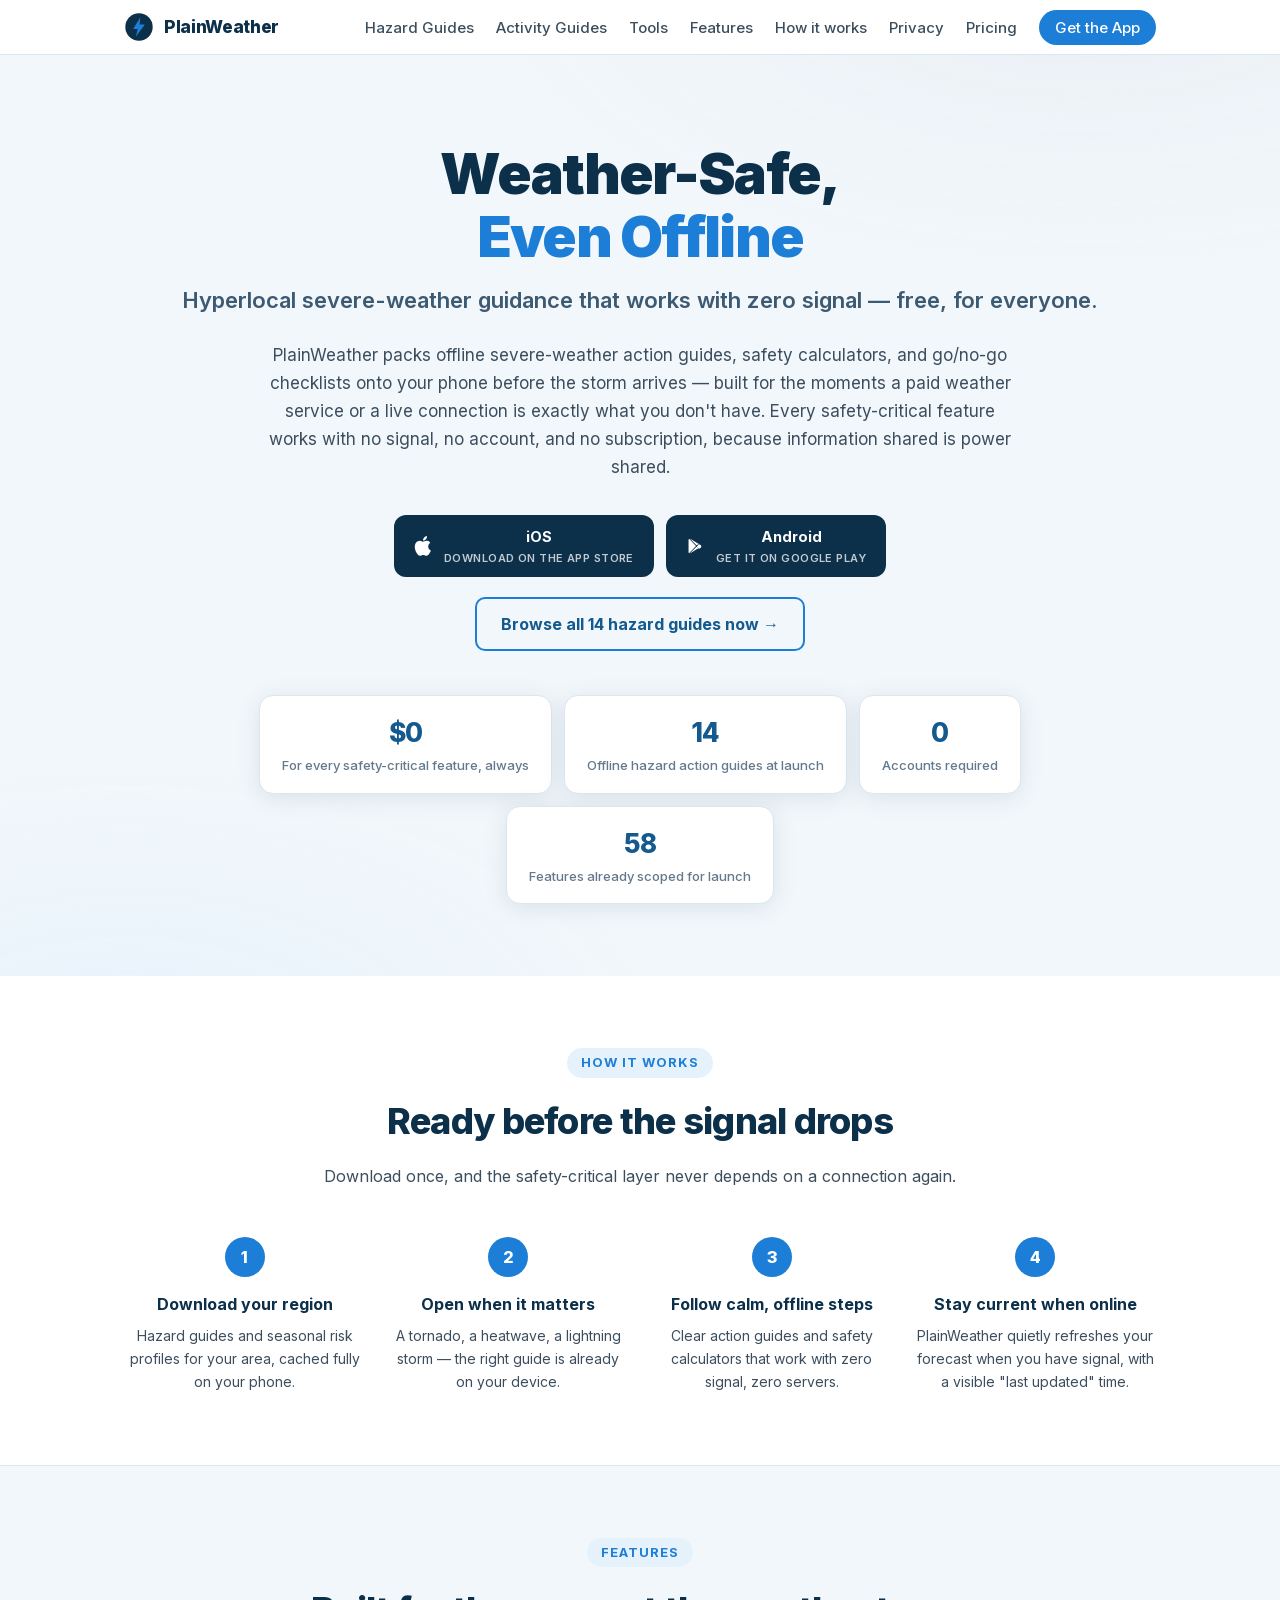
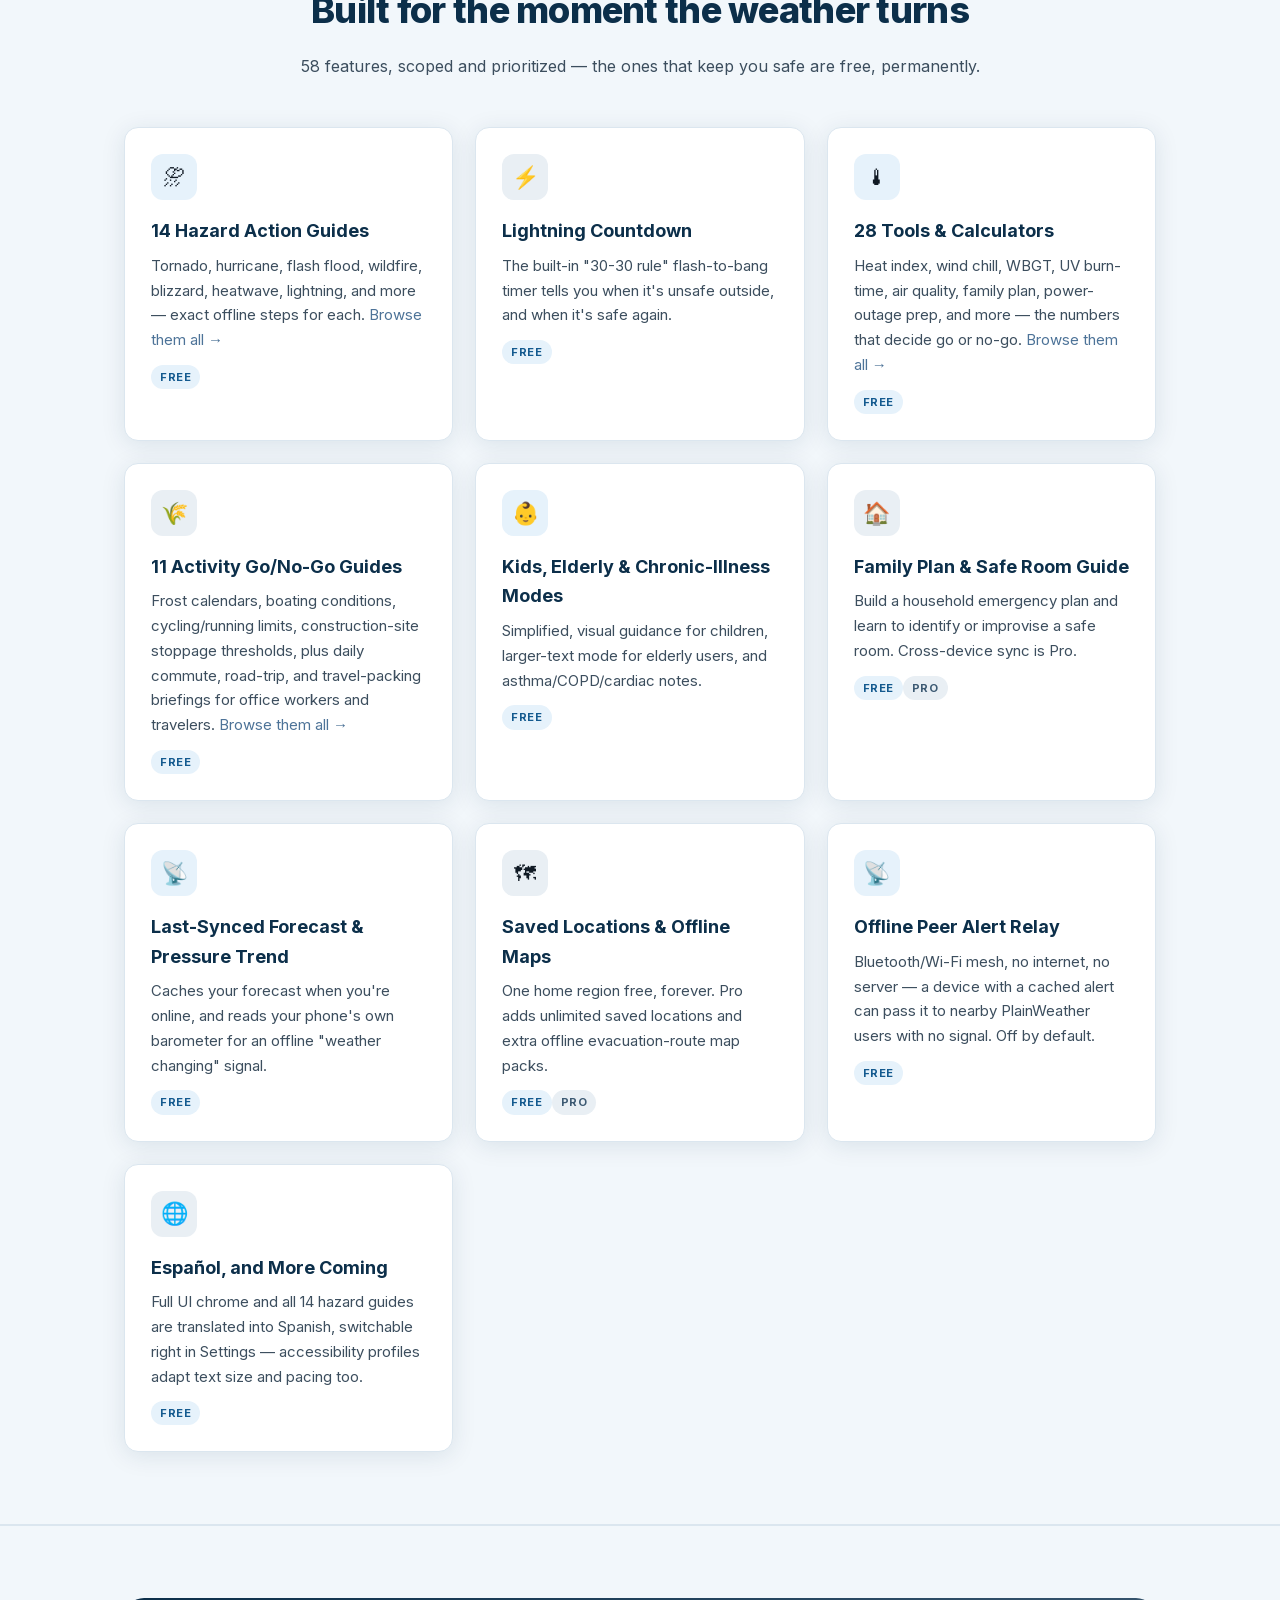
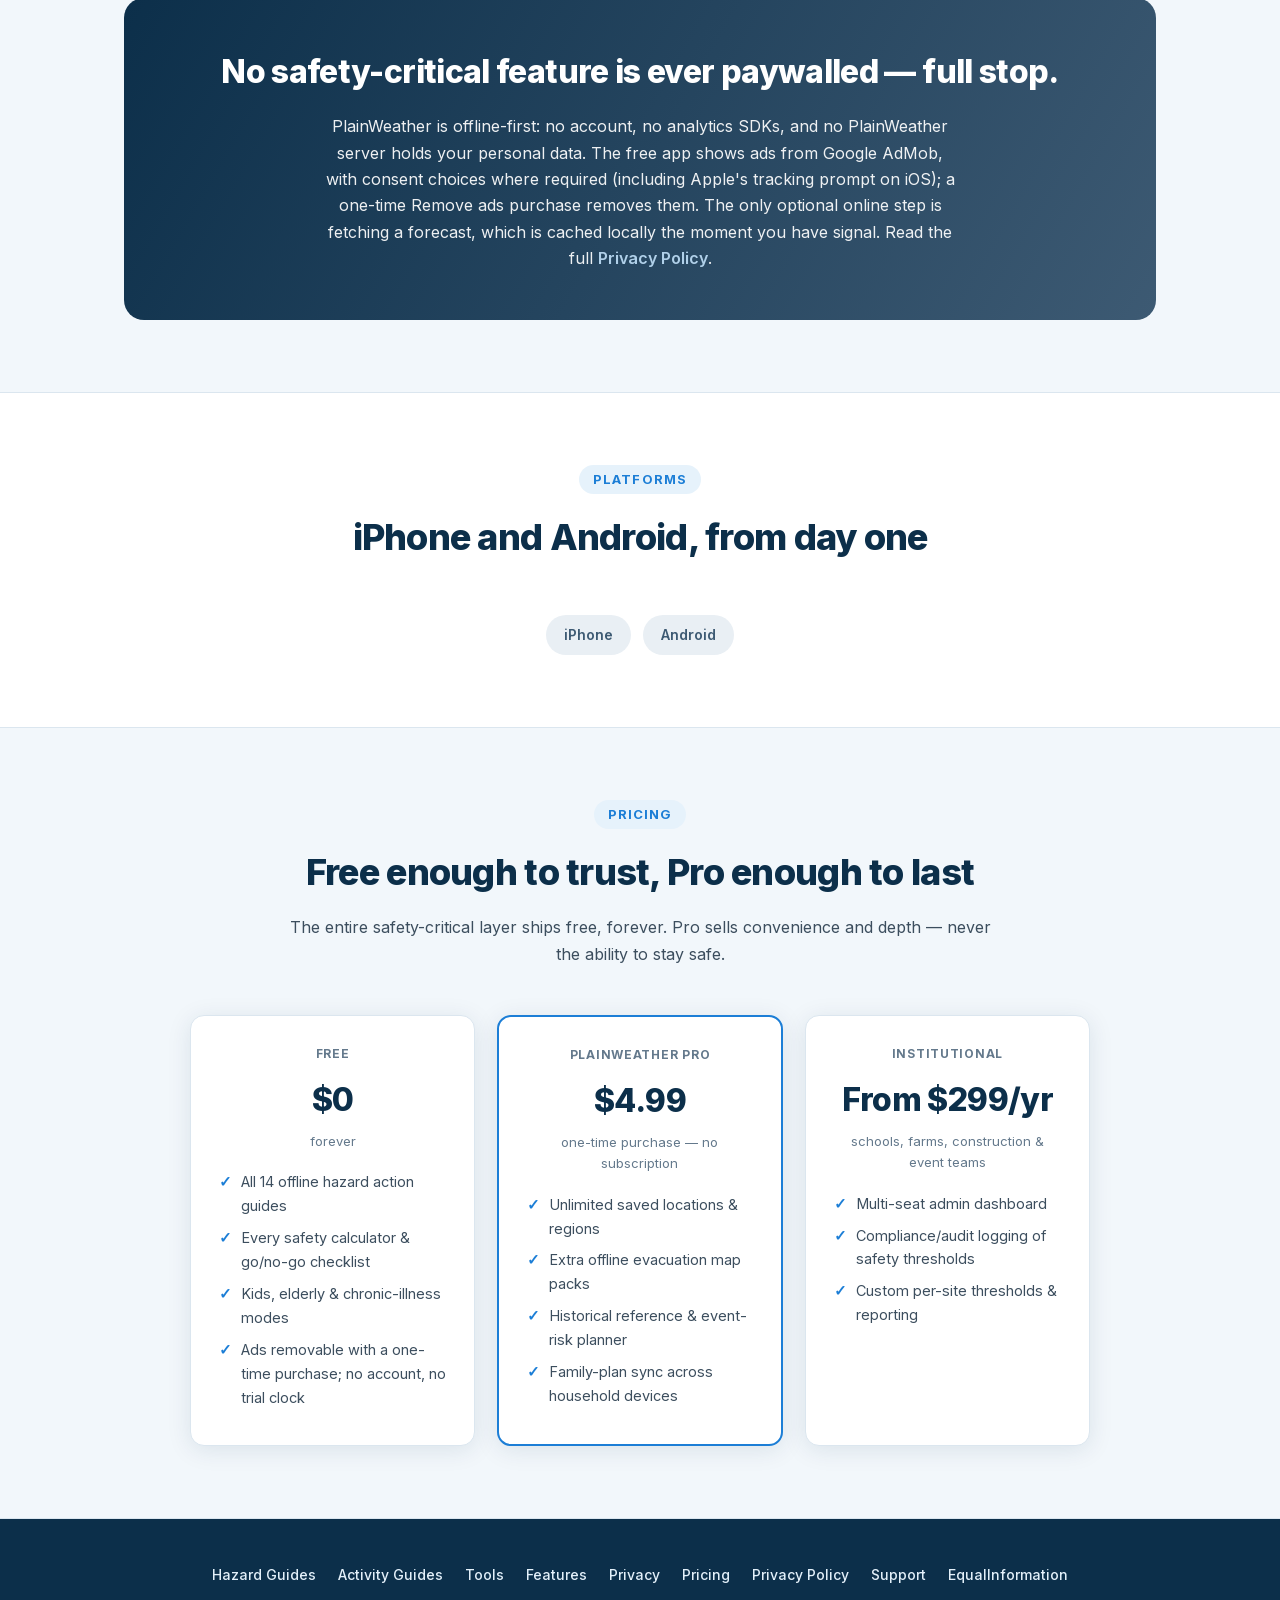
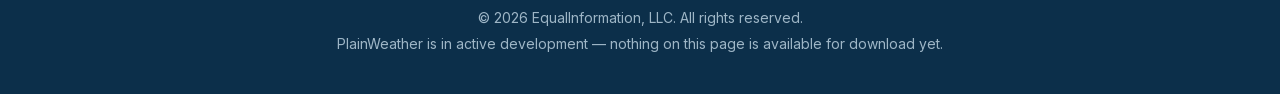
<file: index.html>
<!DOCTYPE html>
<html lang="en">
<head>
    <meta charset="UTF-8">
    <meta name="viewport" content="width=device-width, initial-scale=1.0">
    <title>PlainWeather — Offline Weather Safety, Everywhere</title>
    <meta name="description" content="Hyperlocal, offline-capable weather-safety guidance and severe-weather action plans — free for everyone. No account, no cloud dependency for safety-critical features. For iOS and Android.">
    <link rel="icon" type="image/svg+xml" href="data:image/svg+xml,%3Csvg xmlns='http://www.w3.org/2000/svg' viewBox='0 0 46 46'%3E%3Ccircle cx='23' cy='23' r='21' fill='%230c2f4a'/%3E%3Cpath d='M25 8 L14 26 L21 26 L18 38 L32 19 L24 19 Z' fill='%231c7ed6'/%3E%3C/svg%3E">
    <meta name="theme-color" content="#0c2f4a">
    <meta property="og:title" content="PlainWeather — Offline Weather Safety, Everywhere">
    <meta property="og:description" content="Hyperlocal, offline-capable weather-safety guidance and severe-weather action plans — free for everyone.">
    <meta property="og:type" content="website">
    <meta property="og:site_name" content="PlainWeather">
    <meta name="twitter:card" content="summary">
    <meta name="twitter:title" content="PlainWeather — Offline Weather Safety, Everywhere">
    <meta name="twitter:description" content="Hyperlocal, offline-capable weather-safety guidance and severe-weather action plans — free for everyone.">
    <link rel="stylesheet" href="assets/fonts/inter.css">
    <link rel="stylesheet" href="assets/css/style.css">
    <script type="application/ld+json">
    {
      "@context": "https://schema.org",
      "@type": "MobileApplication",
      "name": "PlainWeather",
      "alternateName": "PlainWeather — Offline Weather Safety, Everywhere",
      "description": "Offline, on-device severe-weather action guides, safety calculators, and go/no-go checklists. No account, no required backend for safety-critical features. Free with ads; remove ads with a one-time purchase. Free core, with an optional one-time PlainWeather Pro unlock.",
      "applicationCategory": "UtilitiesApplication",
      "operatingSystem": "iOS, Android",
      "offers": {
        "@type": "Offer",
        "price": "0",
        "priceCurrency": "USD",
        "description": "Free forever core, with an optional one-time PlainWeather Pro unlock"
      },
      "author": {
        "@type": "Organization",
        "name": "EqualInformation, LLC",
        "url": "https://equalinformation.com"
      }
    }
    </script>
</head>
<body>

<nav>
    <div class="nav-inner">
        <a href="./" class="nav-logo">
            <svg class="mark" viewBox="0 0 46 46" xmlns="http://www.w3.org/2000/svg" aria-hidden="true">
                <circle cx="23" cy="23" r="21" fill="var(--green-900)"/>
                <path d="M25 8 L14 26 L21 26 L18 38 L32 19 L24 19 Z" fill="var(--green-600)"/>
            </svg>
            PlainWeather
        </a>
        <ul class="nav-links">
            <li><a href="hazards.html">Hazard Guides</a></li>
            <li><a href="activities.html">Activity Guides</a></li>
            <li><a href="tools.html">Tools</a></li>
            <li><a href="#features">Features</a></li>
            <li><a href="#how">How it works</a></li>
            <li><a href="#privacy">Privacy</a></li>
            <li><a href="#pricing">Pricing</a></li>
            <li><a href="#hero" class="nav-cta">Get the App</a></li>
        </ul>
        <button class="mobile-menu-btn" onclick="document.querySelector('.nav-links').classList.toggle('show')" aria-label="Menu">&#9776;</button>
    </div>
</nav>

<header class="hero" id="hero">
    <div class="wrap">
        <h1>Weather-Safe,<br><span class="accent">Even Offline</span></h1>
        <p class="tagline">Hyperlocal severe-weather guidance that works with zero signal — free, for everyone.</p>
        <p class="lede">
            PlainWeather packs offline severe-weather action guides, safety calculators, and go/no-go
            checklists onto your phone before the storm arrives — built for the moments a paid weather
            service or a live connection is exactly what you don't have. Every safety-critical feature
            works with no signal, no account, and no subscription, because information shared is power shared.
        </p>
        <div class="store-buttons">
            <a class="store-pill" href="https://apps.apple.com/app/plainweather-weather-safety/id6804146121" target="_blank" rel="noopener" style="text-decoration:none;">
                <svg class="platform-icon" viewBox="0 0 24 24" fill="#fff" aria-hidden="true"><path d="M17.05 12.536c-.03-2.99 2.44-4.428 2.55-4.494-1.39-2.033-3.556-2.312-4.327-2.343-1.844-.188-3.6 1.086-4.535 1.086-.935 0-2.38-1.06-3.913-1.03-2.014.03-3.87 1.17-4.905 2.973-2.09 3.625-.534 8.99 1.502 11.93.995 1.44 2.18 3.056 3.735 2.998 1.5-.06 2.067-.97 3.884-.97 1.817 0 2.325.97 3.913.94 1.617-.03 2.64-1.47 3.628-2.917 1.145-1.673 1.617-3.29 1.646-3.372-.036-.016-3.155-1.211-3.178-4.8Z"/><path d="M14.35 3.9c.826-1.003 1.383-2.397 1.23-3.9-1.19.048-2.63.793-3.484 1.796-.766.888-1.436 2.31-1.256 3.68 1.34.104 2.685-.68 3.51-1.576Z"/></svg>
                <span>iOS<span class="soon">Download on the App Store</span></span>
            </a>
            <a class="store-pill" href="https://play.google.com/store/apps/details?id=com.equalinformation.plainweather.app" target="_blank" rel="noopener" style="text-decoration:none;">
                <svg class="platform-icon" viewBox="0 0 24 24" fill="#fff" aria-hidden="true"><path d="M3.6 3.5c-.36.36-.55.87-.55 1.4v14.2c0 .53.19 1.04.55 1.4l.1.08L12 12l-8.3-8.58-.1.08Z"/><path d="M15.6 9.6 12.9 8 4.5 3l8.05 8.05L15.6 9.6Z"/><path d="M15.6 14.4l-2.7 1.6L4.5 21l8.05-8.05 3.05 1.45Z"/><path d="M17.4 10.9c.6.35.98.98.98 1.7 0 .72-.38 1.35-.98 1.7l-1.8 1.05-2.6-2.75 2.6-2.75 1.8 1.05Z"/></svg>
                <span>Android<span class="soon">Get it on Google Play</span></span>
            </a>
        </div>
        <p style="margin-top: 20px;"><a href="hazards.html" class="btn outline">Browse all 14 hazard guides now &rarr;</a></p>
        <div class="stats">
            <div class="stat"><div class="num">$0</div><div class="label">For every safety-critical feature, always</div></div>
            <div class="stat"><div class="num">14</div><div class="label">Offline hazard action guides at launch</div></div>
            <div class="stat"><div class="num">0</div><div class="label">Accounts required</div></div>
            <div class="stat"><div class="num">58</div><div class="label">Features already scoped for launch</div></div>
        </div>
    </div>
</header>

<section id="how">
    <div class="wrap">
        <div class="section-head">
            <span class="kicker">How it works</span>
            <h2>Ready before the signal drops</h2>
            <p>Download once, and the safety-critical layer never depends on a connection again.</p>
        </div>
        <div class="steps">
            <div class="step"><div class="n">1</div><h3>Download your region</h3><p>Hazard guides and seasonal risk profiles for your area, cached fully on your phone.</p></div>
            <div class="step"><div class="n">2</div><h3>Open when it matters</h3><p>A tornado, a heatwave, a lightning storm — the right guide is already on your device.</p></div>
            <div class="step"><div class="n">3</div><h3>Follow calm, offline steps</h3><p>Clear action guides and safety calculators that work with zero signal, zero servers.</p></div>
            <div class="step"><div class="n">4</div><h3>Stay current when online</h3><p>PlainWeather quietly refreshes your forecast when you have signal, with a visible "last updated" time.</p></div>
        </div>
    </div>
</section>

<section class="tint" id="features">
    <div class="wrap">
        <div class="section-head">
            <span class="kicker">Features</span>
            <h2>Built for the moment the weather turns</h2>
            <p>58 features, scoped and prioritized — the ones that keep you safe are free, permanently.</p>
        </div>
        <div class="grid">
            <div class="card">
                <div class="icon">&#9928;</div>
                <h3>14 Hazard Action Guides</h3>
                <p>Tornado, hurricane, flash flood, wildfire, blizzard, heatwave, lightning, and more — exact offline steps for each. <a href="hazards.html">Browse them all &rarr;</a></p>
                <span class="tag free">Free</span>
            </div>
            <div class="card">
                <div class="icon blue">&#9889;</div>
                <h3>Lightning Countdown</h3>
                <p>The built-in "30-30 rule" flash-to-bang timer tells you when it's unsafe outside, and when it's safe again.</p>
                <span class="tag free">Free</span>
            </div>
            <div class="card">
                <div class="icon">&#127777;</div>
                <h3>28 Tools & Calculators</h3>
                <p>Heat index, wind chill, WBGT, UV burn-time, air quality, family plan, power-outage prep, and more — the numbers that decide go or no-go. <a href="tools.html">Browse them all &rarr;</a></p>
                <span class="tag free">Free</span>
            </div>
            <div class="card">
                <div class="icon blue">&#127806;</div>
                <h3>11 Activity Go/No-Go Guides</h3>
                <p>Frost calendars, boating conditions, cycling/running limits, construction-site stoppage thresholds, plus daily commute, road-trip, and travel-packing briefings for office workers and travelers. <a href="activities.html">Browse them all &rarr;</a></p>
                <span class="tag free">Free</span>
            </div>
            <div class="card">
                <div class="icon">&#128118;</div>
                <h3>Kids, Elderly &amp; Chronic-Illness Modes</h3>
                <p>Simplified, visual guidance for children, larger-text mode for elderly users, and asthma/COPD/cardiac notes.</p>
                <span class="tag free">Free</span>
            </div>
            <div class="card">
                <div class="icon blue">&#127968;</div>
                <h3>Family Plan &amp; Safe Room Guide</h3>
                <p>Build a household emergency plan and learn to identify or improvise a safe room. Cross-device sync is Pro.</p>
                <span class="tag free">Free</span><span class="tag pro">Pro</span>
            </div>
            <div class="card">
                <div class="icon">&#128225;</div>
                <h3>Last-Synced Forecast &amp; Pressure Trend</h3>
                <p>Caches your forecast when you're online, and reads your phone's own barometer for an offline "weather changing" signal.</p>
                <span class="tag free">Free</span>
            </div>
            <div class="card">
                <div class="icon blue">&#128506;</div>
                <h3>Saved Locations &amp; Offline Maps</h3>
                <p>One home region free, forever. Pro adds unlimited saved locations and extra offline evacuation-route map packs.</p>
                <span class="tag free">Free</span><span class="tag pro">Pro</span>
            </div>
            <div class="card">
                <div class="icon">&#128225;</div>
                <h3>Offline Peer Alert Relay</h3>
                <p>Bluetooth/Wi-Fi mesh, no internet, no server — a device with a cached alert can pass it to nearby PlainWeather users with no signal. Off by default.</p>
                <span class="tag free">Free</span>
            </div>
            <div class="card">
                <div class="icon blue">&#127760;</div>
                <h3>Español, and More Coming</h3>
                <p>Full UI chrome and all 14 hazard guides are translated into Spanish, switchable right in Settings — accessibility profiles adapt text size and pacing too.</p>
                <span class="tag free">Free</span>
            </div>
        </div>
    </div>
</section>

<section class="tint" id="privacy">
    <div class="wrap">
        <div class="privacy-banner">
            <h2>No safety-critical feature is ever paywalled — full stop.</h2>
            <p>
                PlainWeather is offline-first: no account, no analytics SDKs, and no
                PlainWeather server holds your personal data. The free app shows ads from Google AdMob, with consent choices where required (including Apple's tracking prompt on iOS); a one-time Remove ads purchase removes them. The only optional online step is fetching a
                forecast, which is cached locally the moment you have signal. Read the full
                <a href="https://bpupadhyaya.github.io/privacy-plainweather.html" target="_blank" rel="noopener">Privacy Policy</a>.
            </p>
        </div>
    </div>
</section>

<section>
    <div class="wrap">
        <div class="section-head">
            <span class="kicker">Platforms</span>
            <h2>iPhone and Android, from day one</h2>
        </div>
        <div class="platforms">
            <span class="platform">iPhone</span>
            <span class="platform">Android</span>
        </div>
    </div>
</section>

<section class="tint" id="pricing">
    <div class="wrap">
        <div class="section-head">
            <span class="kicker">Pricing</span>
            <h2>Free enough to trust, Pro enough to last</h2>
            <p>The entire safety-critical layer ships free, forever. Pro sells convenience and depth — never the ability to stay safe.</p>
        </div>
        <div class="plans">
            <div class="plan">
                <div class="kicker-sm">Free</div>
                <div class="price">$0</div>
                <div class="unit">forever</div>
                <ul>
                    <li>All 14 offline hazard action guides</li>
                    <li>Every safety calculator &amp; go/no-go checklist</li>
                    <li>Kids, elderly &amp; chronic-illness modes</li>
                    <li>Ads removable with a one-time purchase; no account, no trial clock</li>
                </ul>
            </div>
            <div class="plan featured">
                <div class="kicker-sm">PlainWeather Pro</div>
                <div class="price">$4.99</div>
                <div class="unit">one-time purchase — no subscription</div>
                <ul>
                    <li>Unlimited saved locations &amp; regions</li>
                    <li>Extra offline evacuation map packs</li>
                    <li>Historical reference &amp; event-risk planner</li>
                    <li>Family-plan sync across household devices</li>
                </ul>
            </div>
            <div class="plan">
                <div class="kicker-sm">Institutional</div>
                <div class="price">From $299/yr</div>
                <div class="unit">schools, farms, construction &amp; event teams</div>
                <ul>
                    <li>Multi-seat admin dashboard</li>
                    <li>Compliance/audit logging of safety thresholds</li>
                    <li>Custom per-site thresholds &amp; reporting</li>
                </ul>
            </div>
        </div>
    </div>
</section>

<footer>
    <div class="footer-inner">
        <ul class="footer-links">
            <li><a href="hazards.html">Hazard Guides</a></li>
            <li><a href="activities.html">Activity Guides</a></li>
            <li><a href="tools.html">Tools</a></li>
            <li><a href="#features">Features</a></li>
            <li><a href="#privacy">Privacy</a></li>
            <li><a href="#pricing">Pricing</a></li>
            <li><a href="https://bpupadhyaya.github.io/privacy-plainweather.html" target="_blank" rel="noopener">Privacy Policy</a></li>
            <li><a href="https://bpupadhyaya.github.io/support-plainweather.html" target="_blank" rel="noopener">Support</a></li>
            <li><a href="https://equalinformation.com" target="_blank" rel="noopener">EqualInformation</a></li>
        </ul>
        <p class="footer-copy">
            &copy; 2026 EqualInformation, LLC. All rights reserved.<br>
            PlainWeather is in active development — nothing on this page is available for download yet.
        </p>
    </div>
</footer>

<script>
document.querySelectorAll('.nav-links a').forEach(function(a) {
    a.addEventListener('click', function() {
        document.querySelector('.nav-links').classList.remove('show');
    });
});
</script>

</body>
</html>
</file>
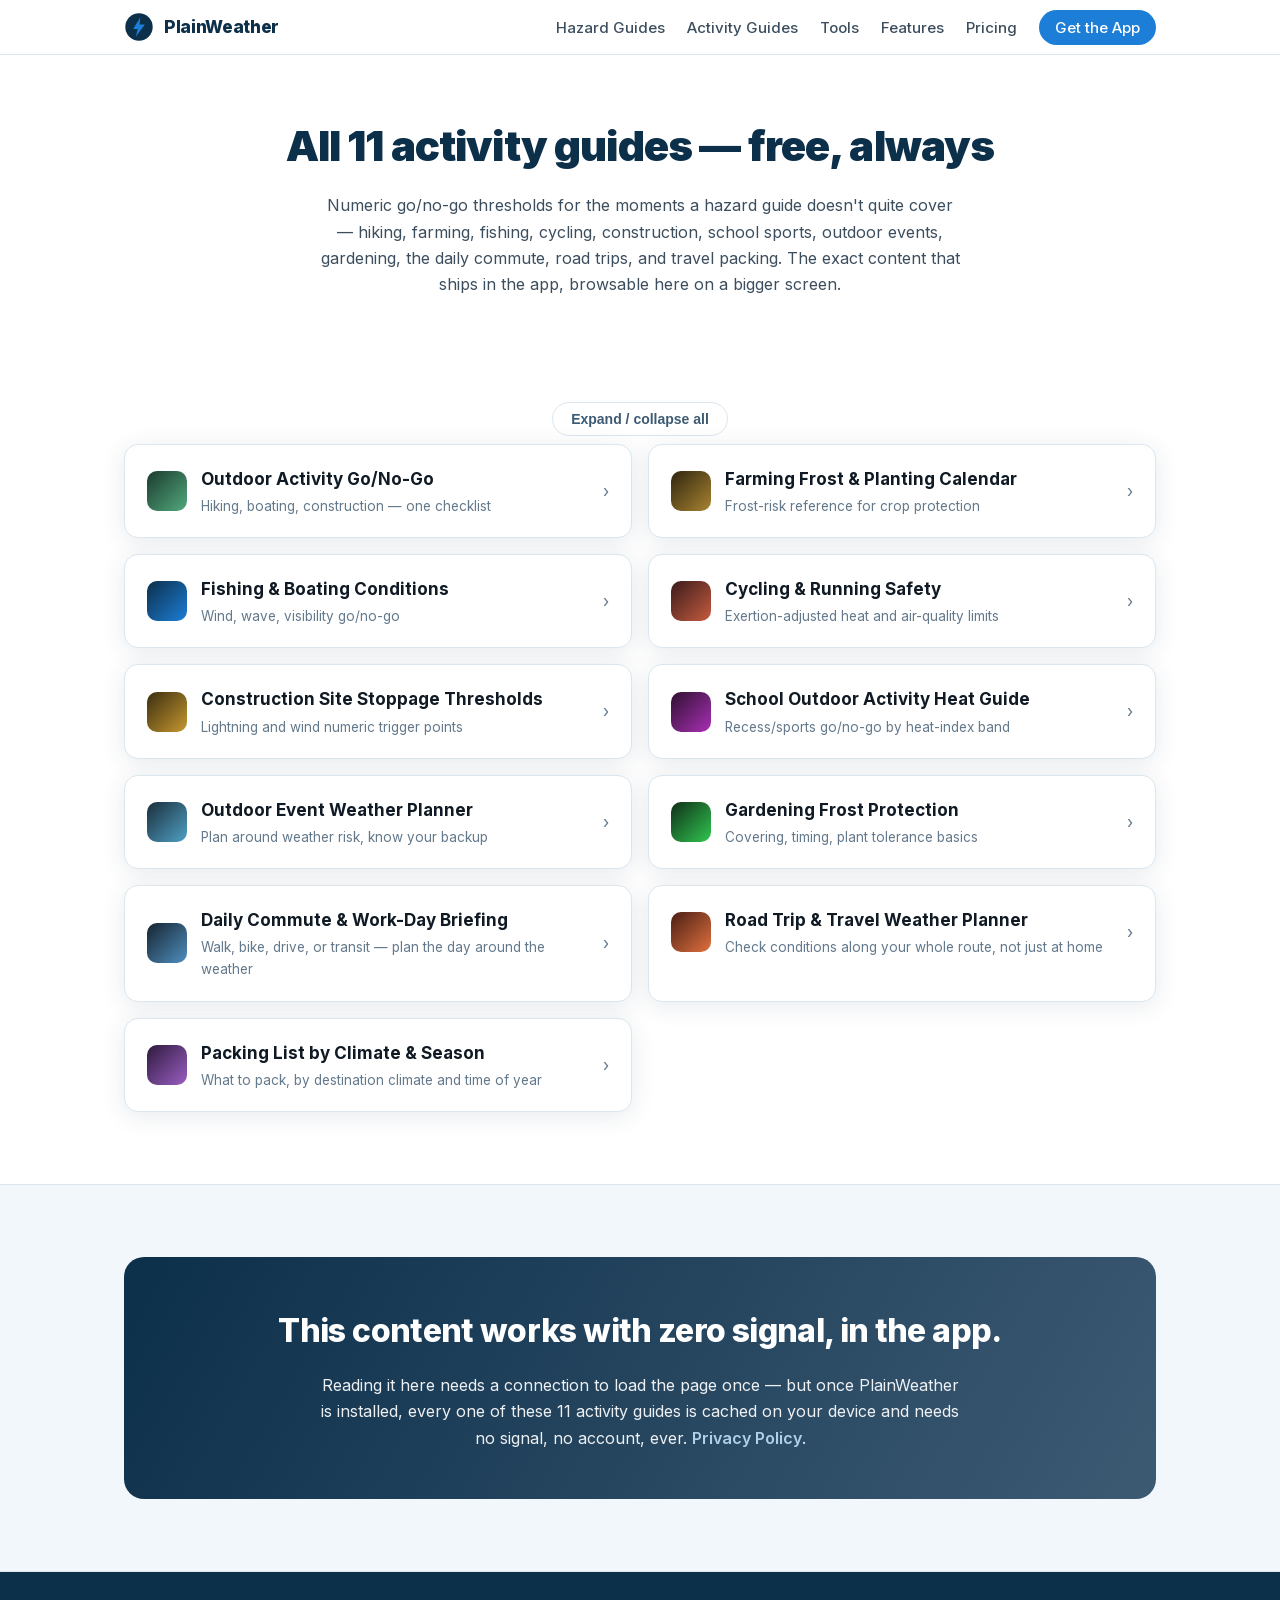
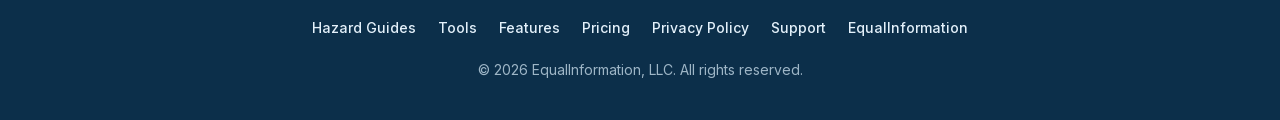
<file: activities.html>
<!DOCTYPE html>
<html lang="en">
<head>
    <meta charset="UTF-8">
    <meta name="viewport" content="width=device-width, initial-scale=1.0">
    <title>Activity Guides — PlainWeather</title>
    <meta name="description" content="All 11 of PlainWeather's offline activity go/no-go guides, browsable right here — the same content that ships free, forever, in the app. Numeric go/no-go thresholds for hiking, farming, fishing, cycling, construction, school sports, outdoor events, gardening, daily commuting, road trips, and travel packing.">
    <link rel="icon" type="image/svg+xml" href="data:image/svg+xml,%3Csvg xmlns='http://www.w3.org/2000/svg' viewBox='0 0 46 46'%3E%3Ccircle cx='23' cy='23' r='21' fill='%230c2f4a'/%3E%3Cpath d='M25 8 L14 26 L21 26 L18 38 L32 19 L24 19 Z' fill='%231c7ed6'/%3E%3C/svg%3E">
    <meta name="theme-color" content="#0c2f4a">
    <link rel="stylesheet" href="assets/fonts/inter.css">
    <link rel="stylesheet" href="assets/css/style.css">
    <style>
        .hazard-list { display: grid; grid-template-columns: repeat(2, 1fr); gap: 16px; margin-top: 8px; }
        .hazard-card {
            background: #fff; border: 1px solid var(--line); border-radius: var(--radius);
            box-shadow: var(--shadow); overflow: hidden;
        }
        .hazard-card summary {
            list-style: none; cursor: pointer; padding: 20px 22px;
            display: flex; align-items: center; gap: 14px;
        }
        .hazard-card summary::-webkit-details-marker { display: none; }
        .hazard-card .swatch {
            width: 40px; height: 40px; border-radius: 10px; flex: none;
        }
        .hazard-card summary .titles { flex: 1; }
        .hazard-card h3 { font-size: 17px; font-weight: 700; color: var(--ink); }
        .hazard-card .sub { font-size: 13.5px; color: var(--ink-faint); margin-top: 2px; }
        .hazard-card .chev { color: var(--ink-faint); transition: transform 0.15s; flex: none; }
        .hazard-card[open] .chev { transform: rotate(90deg); }
        .hazard-body { padding: 0 22px 22px; border-top: 1px solid var(--line); }
        .hazard-body h4 {
            font-size: 12.5px; font-weight: 700; text-transform: uppercase; letter-spacing: 0.05em;
            color: var(--ink-faint); margin: 18px 0 8px;
        }
        .hazard-body ul { padding-left: 20px; }
        .hazard-body li { font-size: 14.5px; color: var(--ink-soft); margin: 6px 0; }
        .page-hero { padding: 56px 0 8px; text-align: center; }
        .page-hero h1 { font-size: clamp(28px, 4.5vw, 42px); font-weight: 900; letter-spacing: -0.02em; color: var(--green-900); }
        .page-hero p { margin-top: 12px; color: var(--ink-soft); max-width: 640px; margin-left: auto; margin-right: auto; }
        .expand-all { text-align: center; margin: 24px 0 8px; }
        .expand-all button {
            background: none; border: 1px solid var(--line); color: var(--blue-700);
            font-weight: 600; font-size: 14px; padding: 8px 18px; border-radius: 999px; cursor: pointer;
        }
        @media (max-width: 720px) { .hazard-list { grid-template-columns: 1fr; } }
    </style>
</head>
<body>

<nav>
    <div class="nav-inner">
        <a href="./" class="nav-logo">
            <svg class="mark" viewBox="0 0 46 46" xmlns="http://www.w3.org/2000/svg" aria-hidden="true">
                <circle cx="23" cy="23" r="21" fill="var(--green-900)"/>
                <path d="M25 8 L14 26 L21 26 L18 38 L32 19 L24 19 Z" fill="var(--green-600)"/>
            </svg>
            PlainWeather
        </a>
        <ul class="nav-links">
            <li><a href="hazards.html">Hazard Guides</a></li>
            <li><a href="activities.html">Activity Guides</a></li>
            <li><a href="tools.html">Tools</a></li>
            <li><a href="./#features">Features</a></li>
            <li><a href="./#pricing">Pricing</a></li>
            <li><a href="./#hero" class="nav-cta">Get the App</a></li>
        </ul>
        <button class="mobile-menu-btn" onclick="document.querySelector('.nav-links').classList.toggle('show')" aria-label="Menu">&#9776;</button>
    </div>
</nav>

<header class="page-hero wrap">
    <h1>All 11 activity guides — free, always</h1>
    <p>Numeric go/no-go thresholds for the moments a hazard guide doesn't quite cover — hiking, farming, fishing, cycling, construction, school sports, outdoor events, gardening, the daily commute, road trips, and travel packing. The exact content that ships in the app, browsable here on a bigger screen.</p>
</header>

<section>
    <div class="wrap">
        <div class="expand-all"><button onclick="document.querySelectorAll('.hazard-card').forEach(d => d.open = !d.open)">Expand / collapse all</button></div>
        <div class="hazard-list" id="hazard-list"></div>
    </div>
</section>

<section class="tint" id="privacy">
    <div class="wrap">
        <div class="privacy-banner">
            <h2>This content works with zero signal, in the app.</h2>
            <p>
                Reading it here needs a connection to load the page once — but once PlainWeather is installed,
                every one of these 11 activity guides is cached on your device and needs no signal, no account, ever.
                <a href="https://bpupadhyaya.github.io/privacy-plainweather.html" target="_blank" rel="noopener">Privacy Policy</a>.
            </p>
        </div>
    </div>
</section>

<footer>
    <div class="footer-inner">
        <ul class="footer-links">
            <li><a href="hazards.html">Hazard Guides</a></li>
            <li><a href="tools.html">Tools</a></li>
            <li><a href="./#features">Features</a></li>
            <li><a href="./#pricing">Pricing</a></li>
            <li><a href="https://bpupadhyaya.github.io/privacy-plainweather.html" target="_blank" rel="noopener">Privacy Policy</a></li>
            <li><a href="https://bpupadhyaya.github.io/support-plainweather.html" target="_blank" rel="noopener">Support</a></li>
            <li><a href="https://equalinformation.com" target="_blank" rel="noopener">EqualInformation</a></li>
        </ul>
        <p class="footer-copy">&copy; 2026 EqualInformation, LLC. All rights reserved.</p>
    </div>
</footer>

<script>
document.querySelectorAll('.nav-links a').forEach(function(a) {
    a.addEventListener('click', function() { document.querySelector('.nav-links').classList.remove('show'); });
});

// Content mirrors ios/PlainWeather/Models/Activity.swift and android's model/Activity.kt --
// keep in sync with the app if this list changes there. Swatches use each
// activity's real start->end gradient stops, matching the app's cards exactly.
const ACTIVITIES = [
  { title: "Outdoor Activity Go/No-Go", sub: "Hiking, boating, construction — one checklist", g: ["#1B3A2E", "#52A97D"],
    sections: [
      ["Lightning", ["No thunder heard, no visible lightning within the last 30 minutes: go.", "Any thunder or lightning: stop hiking/boating/construction work immediately and take shelter (see the Lightning Timer tool)."]],
      ["Heat", ["Heat index under 90°F: go, with regular water breaks.", "Heat index 90–103°F: go with caution — shade breaks every 20–30 minutes, watch for heat-exhaustion signs.", "Heat index over 103°F: reschedule strenuous outdoor activity, or limit to early morning/evening."]],
      ["Wind & visibility", ["Sustained wind over 25 mph: postpone boating in small craft, secure loose gear on job sites.", "Visibility under a quarter mile (fog, dust, heavy rain): postpone hiking/boating departures."]],
      ["Common mistakes", ["Checking only the morning forecast and not re-checking before an afternoon activity — conditions can shift quickly, especially for thunderstorm risk.", "Treating “mostly sunny” as “no risk” — isolated thunderstorms and sudden wind events can occur even on an otherwise clear-looking day."]]
    ]},
  { title: "Farming Frost & Planting Calendar", sub: "Frost-risk reference for crop protection", g: ["#2E2410", "#A98430"],
    sections: [
      ["Understanding frost risk", ["Your local “last spring frost” and “first fall frost” dates define the safe planting window for tender crops — check your regional extension office's published dates.", "A frost advisory means temperatures of 33–36°F are expected; a freeze warning means 32°F or below — both can damage exposed crops."]],
      ["Protecting crops", ["Cover plants with row cover, burlap, or sheets before sunset when frost is forecast — remove covers by mid-morning.", "Water soil in the afternoon before a frost night — moist soil holds heat better than dry soil overnight.", "For orchard crops, wind machines or overhead irrigation (running continuously through the freeze) are standard commercial frost-protection methods."]],
      ["Common mistakes", ["Removing frost covers too late in the morning, trapping heat and humidity and stressing plants once the sun is up.", "Assuming a clear, calm night means no frost risk — clear skies and calm wind are actually the classic setup for a radiational-cooling frost, since clouds and wind both help prevent it."]]
    ]},
  { title: "Fishing & Boating Conditions", sub: "Wind, wave, visibility go/no-go", g: ["#0C2F4A", "#1C7ED6"],
    sections: [
      ["Go/no-go thresholds", ["Small Craft Advisory issued (typically sustained winds 18–33 mph or seas 4+ feet, varies by region): small boats should stay in port.", "Waves over 2 feet are uncomfortable and risky for small open boats; check the marine forecast, not just the land forecast."]],
      ["Before you go", ["File a float plan with someone on shore: route, expected return time, number of people aboard.", "Check the marine weather forecast (not the general city forecast) immediately before departure — conditions offshore change faster than inland."]],
      ["On the water", ["Watch for building clouds, darkening skies, or a sudden wind shift — signs of an approaching squall.", "Head to shore at the first sign of a thunderstorm; open water offers zero lightning protection."]],
      ["Common mistakes", ["Trusting the land forecast for a marine trip — wind and wave conditions offshore or on open water regularly differ sharply from the nearest coastal town's forecast.", "Not wearing a life jacket because “the water's calm right now” — most boating fatalities involve someone not wearing one when conditions changed suddenly."]]
    ]},
  { title: "Cycling & Running Safety", sub: "Exertion-adjusted heat and air-quality limits", g: ["#3A1B1B", "#C65B3F"],
    sections: [
      ["Heat", ["Use the Heat Index calculator with the day's temperature and humidity — exertion raises your effective heat load above the ambient reading.", "Heat index 90°F+: shift runs/rides to early morning or evening, cut intensity, increase fluid intake before and during."]],
      ["Air quality", ["AQI 0–50 (Good): no restriction. AQI 51–100 (Moderate): unusually sensitive individuals should consider reducing prolonged exertion.", "AQI 101–150+ (Unhealthy for Sensitive Groups or worse): move workouts indoors, especially for anyone with asthma or a heart/lung condition."]],
      ["Cold & visibility", ["Wind chill below 0°F: cover all exposed skin, limit continuous outdoor exertion.", "Run/ride against traffic in low visibility with reflective gear — fog and heavy rain reduce driver reaction time significantly."]],
      ["Common mistakes", ["Judging heat risk by air temperature alone — exertion during a run or ride raises your effective heat load well above the thermometer reading; always check heat index, not just temperature.", "Skipping a warm-up in cold weather — cold muscles and joints are more injury-prone, and it takes longer to feel warm once moving."]]
    ]},
  { title: "Construction Site Stoppage Thresholds", sub: "Lightning and wind numeric trigger points", g: ["#3A2E10", "#C69730"],
    sections: [
      ["Lightning", ["Stop crane, scaffold, and roofing work the moment thunder is heard or lightning is seen — use the 30-30 rule (see the Lightning Timer tool).", "Do not resume elevated or exposed work until 30 minutes after the last thunder."]],
      ["Wind", ["Most tower cranes: manufacturer limits typically call for stopping lifts around 20–25 mph sustained wind — check your specific crane's rated limit, this is a general reference only.", "Suspended scaffolds and aerial lifts: OSHA guidance generally calls for securing/lowering above 25–30 mph sustained wind or in gusty conditions.", "Treat any wind advisory or high-wind warning as an automatic stop for elevated work regardless of the numeric threshold."]],
      ["Heat", ["Follow the WBGT tool's OSHA/NIOSH work/rest guidance for scheduling breaks on hot job sites."]],
      ["Common mistakes", ["Restarting elevated work right after the rain stops, before the full 30-minute post-thunder window has passed — lightning risk outlasts the visible rain.", "Using a single generic wind number for every piece of equipment — cranes, scaffolds, and aerial lifts each have their own manufacturer-rated limits; check the specific equipment, not a rule of thumb."]]
    ]},
  { title: "School Outdoor Activity Heat Guide", sub: "Recess/sports go/no-go by heat-index band", g: ["#2E1030", "#A930B5"],
    sections: [
      ["Heat-index decision bands (typical school-athletics guidance)", ["Under 95°F heat index: normal outdoor activity with water breaks.", "95–104°F: increase water-break frequency, reduce practice intensity/duration, watch closely for symptoms.", "105–114°F: limit strenuous outdoor activity, mandatory frequent breaks in shade.", "115°F+: cancel outdoor practice/recess and move activity indoors."]],
      ["What staff should watch for", ["Heavy sweating, weakness, nausea, or cool clammy skin: heat exhaustion — move the student to shade, hydrate, cool with water.", "Hot dry skin, confusion, or collapse: heat stroke — call emergency services immediately, cool rapidly while waiting."]],
      ["Common mistakes", ["Applying the same thresholds to every student — younger children, students on certain medications, and those without recent heat acclimatization are at meaningfully higher risk at the same heat index.", "Checking the heat index once at the start of the day and not rechecking — afternoon heat index is often the day's peak, right when many practices/recess periods occur."]]
    ]},
  { title: "Outdoor Event Weather Planner", sub: "Plan around weather risk, know your backup", g: ["#1B2E3A", "#4FA0C6"],
    sections: [
      ["Planning ahead", ["Check your area's Regional Seasonal Risk Profile (Home screen) for the event date — avoid peak hurricane/monsoon/wildfire season where possible.", "Book a tent or indoor backup venue whenever the event is 3+ months out and outdoors — availability drops close to the date."]],
      ["As the date approaches", ["7 days out: check the extended outlook for general trends (not a precise forecast yet).", "48 hours out: a reliable forecast window opens — decide on tenting/backup plan.", "Day-of: check the Alert Explainer for any active watch/warning and the Lightning Timer if storms are in the area."]],
      ["Day-of decision points", ["Any severe thunderstorm or tornado watch: have your indoor backup ready to activate on short notice.", "Heat index over 100°F: add shade structures and extra water stations for outdoor guests."]],
      ["Common mistakes", ["Assuming a rain contingency (a tent) also covers a lightning contingency — a tent offers no lightning protection; a true backup plan needs a substantial building nearby.", "Deciding day-of without a pre-agreed trigger — decide your go/no-go thresholds weeks in advance so it isn't an emotional, last-minute call."]]
    ]},
  { title: "Gardening Frost Protection", sub: "Covering, timing, plant tolerance basics", g: ["#102E18", "#30C650"],
    sections: [
      ["Timing", ["Don't plant tender annuals/vegetables until after your area's average last-frost date — a late frost can still occur after officially “safe” planting windows in some years.", "Watch for a frost advisory or freeze warning in the week after planting and be ready to cover."]],
      ["Protecting plants", ["Cover with a sheet, burlap, or a commercial frost cloth before sunset — plastic sheeting touching leaves can make frost damage worse, use stakes to keep it off the foliage.", "Remove covers in the morning once temperatures rise above freezing so plants get light and don't overheat.", "Container plants are more frost-vulnerable than in-ground — move pots to a sheltered spot (against the house, in a garage) on frost nights."]],
      ["Common mistakes", ["Using plastic sheeting directly on foliage — anywhere plastic touches a leaf, cold transfers through and can damage that spot even under “cover.”", "Watering the morning of a frost instead of the afternoon before — moist soil needs time to absorb heat during the day so it can release it back overnight."]]
    ]},
  { title: "Daily Commute & Work-Day Briefing", sub: "Walk, bike, drive, or transit — plan the day around the weather", g: ["#16232E", "#4F8FC0"],
    sections: [
      ["Before you leave", ["Check for any active watch/warning along your actual commute route, not just at home — conditions can differ block to block during a fast-moving storm.", "Lightning or thunder audible: delay leaving on foot or bike until 30 minutes after the last thunder (see the Lightning Timer tool).", "Heavy fog or a dust advisory: add extra travel time and use low-beam headlights, not high-beams, which reflect off fog and reduce visibility further."]],
      ["Walking / biking commute", ["Heat index over 90°F: carry water, take a shaded route if possible, and change into work clothes after arriving rather than commuting in them.", "Wind chill below 20°F: cover exposed skin, and know that black ice risk is highest at dawn even when roads look dry.", "Check the UV Index & Sun Safety tool for a long uncovered walk, not just at midday — morning and evening exposure add up too."]],
      ["Driving commute", ["The first rain after a dry spell makes roads more slippery than steady rain — oil residue hasn't washed away yet; slow down for the first 10-15 minutes of any new rain.", "Low-angle morning/evening sun glare can be as dangerous as poor visibility in fog — keep sunglasses in the car year-round.", "If a severe thunderstorm or tornado warning is issued while driving, pull into a sturdy building rather than continuing to your destination."]],
      ["Common mistakes", ["Checking the forecast once before bed and not rechecking in the morning — overnight changes are common, especially for fast-moving systems.", "Assuming an office or indoor job means weather doesn't matter — a severe warning issued during the workday still affects the commute home; check again before you leave the building."]]
    ]},
  { title: "Road Trip & Travel Weather Planner", sub: "Check conditions along your whole route, not just at home", g: ["#4A1F14", "#E0703F"],
    sections: [
      ["Before you go", ["Check the Regional Seasonal Risk Profile (Home screen) for every region your route passes through, not just your destination — one drive can cross a hurricane zone, a wildfire zone, and a mountain pass.", "If traveling during a region's known hazard season (hurricane, wildfire, monsoon, winter storm), check for active watches/warnings the morning you leave, not just when you booked.", "Pack your Vehicle Emergency Kit before a long drive, sized for the most extreme conditions anywhere on your route, not just your starting point."]],
      ["While traveling", ["Weather can shift materially over a few hours of driving — recheck conditions at a fuel stop rather than trusting the forecast you saw that morning.", "Mountain passes and desert routes can have dramatically different conditions than the valley or city you started in.", "If severe weather develops mid-route somewhere unfamiliar, use the Alert Explainer to understand what's being issued and the matching Hazard Guide for what to do — you don't need to know the local geography to follow the same universal actions."]],
      ["Arriving somewhere unfamiliar", ["Look up the Regional Seasonal Risk Profile for your destination as soon as you arrive — a place you're visiting may have hazards (rip currents, wildfire smoke, monsoon flooding) that don't exist at home and are easy to underestimate.", "Identify the nearest sturdy shelter option (hotel interior room, sturdy building) as soon as you check in somewhere new, before you need it."]],
      ["Common mistakes", ["Checking the weather only for your destination city and not for the route in between, especially on long drives through multiple climate zones.", "Assuming local warning systems work the same way you're used to — sirens, alert tones, and terminology can differ meaningfully by region; when in doubt, treat any local alert as serious and ask locals what it means."]]
    ]},
  { title: "Packing List by Climate & Season", sub: "What to pack, by destination climate and time of year", g: ["#2E1A3D", "#9A5EC2"],
    sections: [
      ["Hot & humid climates", ["Pack lightweight, moisture-wicking, breathable fabrics — cotton stays wet and uncomfortable once you sweat.", "Bring a change of clothes for midday if you'll be outside for hours — humidity keeps clothing damp far longer than dry heat.", "Pack a compact rain layer even outside the rainy season — humid climates often get sudden afternoon showers."]],
      ["Hot & dry climates", ["Cover more skin, not less — loose, breathable long sleeves protect against sun and reduce water loss compared to going bare-skinned.", "Pack a wide-brim hat and high-SPF sunscreen; use the UV Index & Sun Safety tool to estimate your actual burn time before your trip.", "Nights can be surprisingly cold in dry climates, deserts especially — pack a light layer even for a summer desert trip."]],
      ["Cold climates", ["Layer rather than relying on one heavy coat — a base wicking layer, an insulating mid-layer, and a windproof/waterproof outer layer adapt better to changing activity levels.", "Pack wool or synthetic socks, not cotton — wet cotton socks are a leading cause of frostbite on cold-weather trips.", "Bring hand/foot warmers and check the Wind Chill / Frostbite tool for your destination's typical conditions before you go, not after landing."]],
      ["Wet / monsoon-prone climates", ["Pack quick-dry fabrics and a compact, packable rain shell — heavy rain gear is often overkill and slow to dry between wearings.", "Waterproof or water-resistant footwear matters more than an umbrella in sustained monsoon rain and wind.", "Check the Regional Seasonal Risk Profile for your destination's flood-prone months before booking — some regions see daily flash-flood-level rain during peak monsoon season."]],
      ["Common mistakes", ["Packing for the climate you're leaving, not the one you're arriving in — check your destination's actual seasonal norms, since “summer” means very different things in different hemispheres and climates.", "Forgetting that indoor air conditioning in hot climates can be aggressively cold — pack at least one light layer even for a trip to a hot destination."]]
    ]}
];

const list = document.getElementById('hazard-list');
ACTIVITIES.forEach(h => {
    const details = document.createElement('details');
    details.className = 'hazard-card';
    const bodyHtml = h.sections.map(([title, steps]) =>
        `<h4>${title}</h4><ul>${steps.map(s => `<li>${s}</li>`).join('')}</ul>`
    ).join('');
    details.innerHTML = `
        <summary>
            <span class="swatch" style="background:linear-gradient(135deg, ${h.g[0]}, ${h.g[1]})"></span>
            <span class="titles"><h3>${h.title}</h3><div class="sub">${h.sub}</div></span>
            <span class="chev">&#8250;</span>
        </summary>
        <div class="hazard-body">${bodyHtml}</div>`;
    list.appendChild(details);
});
</script>

</body>
</html>
</file>
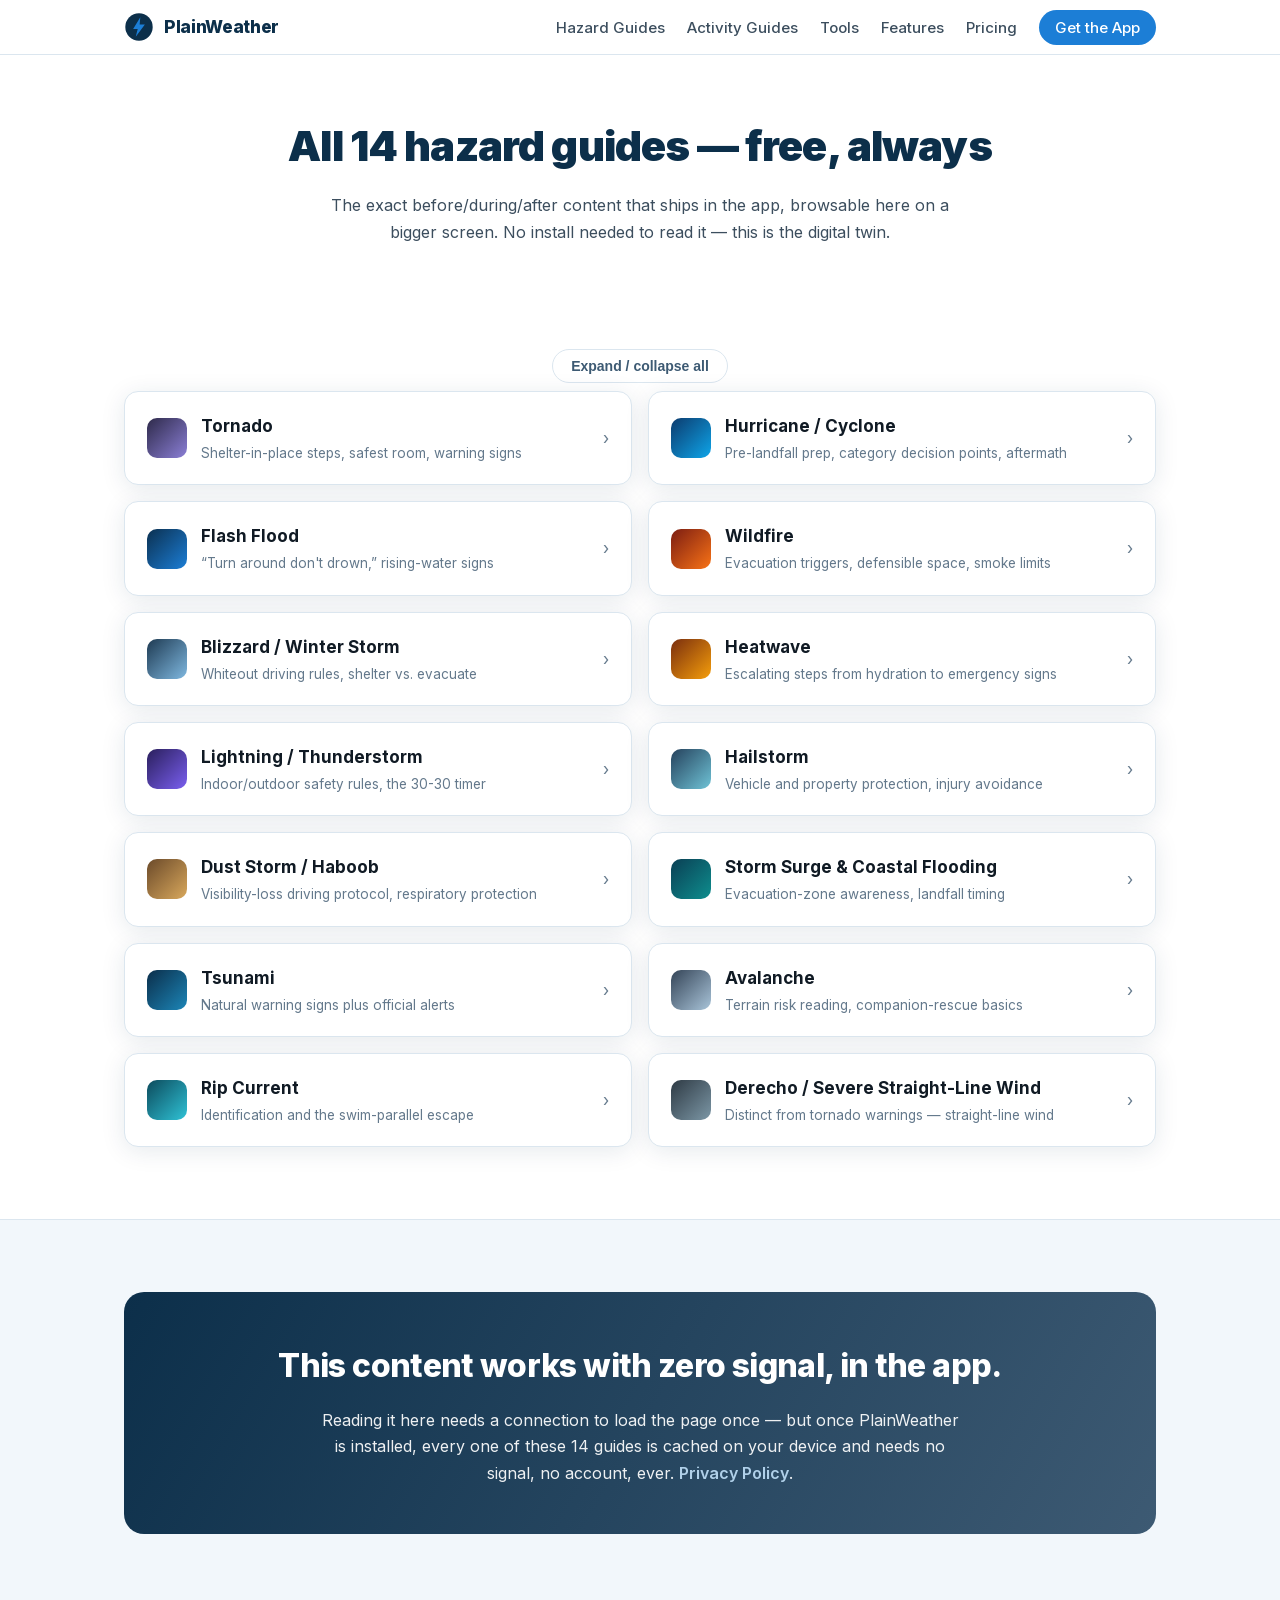
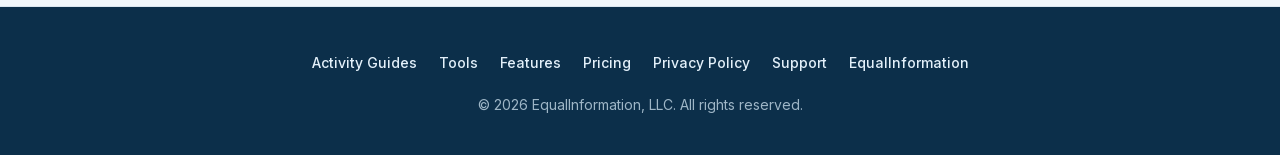
<file: hazards.html>
<!DOCTYPE html>
<html lang="en">
<head>
    <meta charset="UTF-8">
    <meta name="viewport" content="width=device-width, initial-scale=1.0">
    <title>Hazard Guides — PlainWeather</title>
    <meta name="description" content="All 14 of PlainWeather's offline severe-weather action guides, browsable right here — the same content that ships free, forever, in the app. Before/during/after steps for tornado, hurricane, flash flood, wildfire, and more.">
    <link rel="icon" type="image/svg+xml" href="data:image/svg+xml,%3Csvg xmlns='http://www.w3.org/2000/svg' viewBox='0 0 46 46'%3E%3Ccircle cx='23' cy='23' r='21' fill='%230c2f4a'/%3E%3Cpath d='M25 8 L14 26 L21 26 L18 38 L32 19 L24 19 Z' fill='%231c7ed6'/%3E%3C/svg%3E">
    <meta name="theme-color" content="#0c2f4a">
    <link rel="stylesheet" href="assets/fonts/inter.css">
    <link rel="stylesheet" href="assets/css/style.css">
    <style>
        .hazard-list { display: grid; grid-template-columns: repeat(2, 1fr); gap: 16px; margin-top: 8px; }
        .hazard-card {
            background: #fff; border: 1px solid var(--line); border-radius: var(--radius);
            box-shadow: var(--shadow); overflow: hidden;
        }
        .hazard-card summary {
            list-style: none; cursor: pointer; padding: 20px 22px;
            display: flex; align-items: center; gap: 14px;
        }
        .hazard-card summary::-webkit-details-marker { display: none; }
        .hazard-card .swatch {
            width: 40px; height: 40px; border-radius: 10px; flex: none;
        }
        .hazard-card summary .titles { flex: 1; }
        .hazard-card h3 { font-size: 17px; font-weight: 700; color: var(--ink); }
        .hazard-card .sub { font-size: 13.5px; color: var(--ink-faint); margin-top: 2px; }
        .hazard-card .chev { color: var(--ink-faint); transition: transform 0.15s; flex: none; }
        .hazard-card[open] .chev { transform: rotate(90deg); }
        .hazard-body { padding: 0 22px 22px; border-top: 1px solid var(--line); }
        .hazard-body h4 {
            font-size: 12.5px; font-weight: 700; text-transform: uppercase; letter-spacing: 0.05em;
            color: var(--ink-faint); margin: 18px 0 8px;
        }
        .hazard-body ul { padding-left: 20px; }
        .hazard-body li { font-size: 14.5px; color: var(--ink-soft); margin: 6px 0; }
        .page-hero { padding: 56px 0 8px; text-align: center; }
        .page-hero h1 { font-size: clamp(28px, 4.5vw, 42px); font-weight: 900; letter-spacing: -0.02em; color: var(--green-900); }
        .page-hero p { margin-top: 12px; color: var(--ink-soft); max-width: 640px; margin-left: auto; margin-right: auto; }
        .expand-all { text-align: center; margin: 24px 0 8px; }
        .expand-all button {
            background: none; border: 1px solid var(--line); color: var(--blue-700);
            font-weight: 600; font-size: 14px; padding: 8px 18px; border-radius: 999px; cursor: pointer;
        }
        @media (max-width: 720px) { .hazard-list { grid-template-columns: 1fr; } }
    </style>
</head>
<body>

<nav>
    <div class="nav-inner">
        <a href="./" class="nav-logo">
            <svg class="mark" viewBox="0 0 46 46" xmlns="http://www.w3.org/2000/svg" aria-hidden="true">
                <circle cx="23" cy="23" r="21" fill="var(--green-900)"/>
                <path d="M25 8 L14 26 L21 26 L18 38 L32 19 L24 19 Z" fill="var(--green-600)"/>
            </svg>
            PlainWeather
        </a>
        <ul class="nav-links">
            <li><a href="hazards.html">Hazard Guides</a></li>
            <li><a href="activities.html">Activity Guides</a></li>
            <li><a href="tools.html">Tools</a></li>
            <li><a href="./#features">Features</a></li>
            <li><a href="./#pricing">Pricing</a></li>
            <li><a href="./#hero" class="nav-cta">Get the App</a></li>
        </ul>
        <button class="mobile-menu-btn" onclick="document.querySelector('.nav-links').classList.toggle('show')" aria-label="Menu">&#9776;</button>
    </div>
</nav>

<header class="page-hero wrap">
    <h1>All 14 hazard guides — free, always</h1>
    <p>The exact before/during/after content that ships in the app, browsable here on a bigger screen. No install needed to read it — this is the digital twin.</p>
</header>

<section>
    <div class="wrap">
        <div class="expand-all"><button onclick="document.querySelectorAll('.hazard-card').forEach(d => d.open = !d.open)">Expand / collapse all</button></div>
        <div class="hazard-list" id="hazard-list"></div>
    </div>
</section>

<section class="tint" id="privacy">
    <div class="wrap">
        <div class="privacy-banner">
            <h2>This content works with zero signal, in the app.</h2>
            <p>
                Reading it here needs a connection to load the page once — but once PlainWeather is installed,
                every one of these 14 guides is cached on your device and needs no signal, no account, ever.
                <a href="https://bpupadhyaya.github.io/privacy-plainweather.html" target="_blank" rel="noopener">Privacy Policy</a>.
            </p>
        </div>
    </div>
</section>

<footer>
    <div class="footer-inner">
        <ul class="footer-links">
            <li><a href="activities.html">Activity Guides</a></li>
            <li><a href="tools.html">Tools</a></li>
            <li><a href="./#features">Features</a></li>
            <li><a href="./#pricing">Pricing</a></li>
            <li><a href="https://bpupadhyaya.github.io/privacy-plainweather.html" target="_blank" rel="noopener">Privacy Policy</a></li>
            <li><a href="https://bpupadhyaya.github.io/support-plainweather.html" target="_blank" rel="noopener">Support</a></li>
            <li><a href="https://equalinformation.com" target="_blank" rel="noopener">EqualInformation</a></li>
        </ul>
        <p class="footer-copy">&copy; 2026 EqualInformation, LLC. All rights reserved.</p>
    </div>
</footer>

<script>
document.querySelectorAll('.nav-links a').forEach(function(a) {
    a.addEventListener('click', function() { document.querySelector('.nav-links').classList.remove('show'); });
});

// Content mirrors ios/PlainWeather/Models/Hazard.swift and android's model/Hazard.kt --
// keep in sync with the app if this list changes there. Swatches use each
// hazard's real start->end gradient stops, matching the app's cards exactly.
const HAZARDS = [
  { title: "Tornado", sub: "Shelter-in-place steps, safest room, warning signs", g: ["#2E2A4A", "#8B7FD6"],
    sections: [
      ["Before", ["Know your community's warning system and identify a safe room: an interior room on the lowest floor with no windows — a basement, storm cellar, or an interior bathroom/closet under the stairs.", "Practice a tornado drill with your household twice a year, including where to go at school, work, and in the car.", "Keep hard-soled shoes, a flashlight, and a whistle in your safe room — you may need to move through debris in the dark afterward.", "Sign up for a NOAA Weather Radio or phone-based alert service — outdoor sirens aren't reliably audible indoors or over rain/wind noise.", "If you live in a mobile home, identify a sturdy building nearby in advance — mobile homes offer little protection even when tied down."]],
      ["During", ["Go to your safe room immediately when a warning is issued or you see a funnel cloud — don't wait to visually confirm it yourself.", "Cover your head and neck with your arms; add padding (mattress, blankets, a helmet if available).", "If outdoors with no shelter, lie flat in a low spot and cover your head — do not shelter under an overpass, where wind actually accelerates.", "If driving, do not try to outrun a tornado in a vehicle; get low in a nearby sturdy building, or as a last resort stay buckled in your car with your head below window level and a blanket over you.", "Stay in shelter until local officials give an all-clear, not just when the wind outside seems to calm — a storm system can produce multiple tornadoes."]],
      ["After", ["Watch for downed power lines and gas leaks; avoid entering damaged buildings until they're inspected.", "Wear sturdy shoes and gloves when inspecting damage — debris hazards are the leading cause of post-tornado injury.", "Photograph damage before you start cleanup, for insurance purposes.", "Check on neighbors, especially elderly or disabled residents, once it's safe to move around."]],
      ["Common mistakes", ["Myth: opening windows to “equalize pressure” helps — it doesn't, and wastes time you should spend getting to shelter.", "Myth: highway overpasses are safe shelter — wind speeds increase in the gap underneath them; they're one of the most dangerous places to be caught.", "Treating a “tornado watch” as no big deal — a watch means conditions are favorable for tornadoes to form, which is exactly the moment to review your plan, not wait for a warning."]]
    ]},
  { title: "Hurricane / Cyclone", sub: "Pre-landfall prep, category decision points, aftermath", g: ["#0C3B6E", "#0EA5E9"],
    sections: [
      ["Before landfall", ["Know your evacuation zone and route before hurricane season starts — don't try to look it up for the first time as a storm approaches.", "Prepare a 7-day supply of water (1 gallon per person per day), food, medication, and a battery/hand-crank radio.", "Board windows or install shutters; bring in outdoor furniture, grills, and anything else that can become a projectile.", "Fill your vehicle's gas tank and withdraw some cash — gas stations and ATMs may be unusable after landfall.", "Review your insurance coverage and photograph your home's condition before the storm, for any later claims.", "Charge phones, power banks, and any medical devices fully in the days before landfall, and freeze water bottles to help keep food cold if power fails.", "If you plan to shelter in place, pick the most interior, lowest-level room away from windows as your safe spot for the worst of the wind."]],
      ["Decision points by category", ["Cat 1–2: expect downed trees and power outages — shelter in place is often viable outside surge zones.", "Cat 3+: major structural damage is likely — evacuate if ordered or if you're in a surge zone, mobile home, or flood-prone area.", "Storm surge, not wind category, is the deadliest hurricane hazard — evacuate coastal/low-lying areas regardless of category if ordered.", "Don't fixate on the exact forecast track — the “cone of uncertainty” means impacts can extend well outside the projected center line.", "The eye passing overhead brings a temporary lull, sometimes with clear sky — this is not the storm ending; the trailing eyewall brings a rapid return to violent winds from the opposite direction.", "Rainfall flooding, not just surge, is a major and growing cause of hurricane deaths — slow-moving storms can drop a foot or more of rain well inland, far from any coast."]],
      ["After", ["Avoid floodwater — it may be electrically charged, contaminated with sewage or chemicals, or hiding washed-out road surfaces.", "Do not use generators indoors, in garages, or near windows — carbon monoxide from a generator can kill in minutes.", "Watch for downed power lines and treat every one as live until utility crews confirm otherwise.", "Boil or use bottled water until authorities confirm the water supply is safe.", "Don't return to an evacuated area until officials say it's safe — downed lines, weakened structures, and washed-out roads are common right after landfall.", "Document damage with photos/video before starting cleanup or temporary repairs, for insurance purposes."]],
      ["Myths & Mistakes", ["Myth: taping windows in an X-pattern protects them — it doesn't meaningfully reduce breakage and adds a cleanup hazard; shutters or plywood are what actually work.", "Myth: a storm's category tells you the whole danger — surge and inland flooding kill far more people than wind, and neither is captured by the Saffir-Simpson category alone.", "Waiting until the storm is close to evacuate — roads gridlock and gas runs out well before landfall in high-risk zones; evacuate on the timeline officials give, not your own."]]
    ]},
  { title: "Flash Flood", sub: "“Turn around don't drown,” rising-water signs", g: ["#0B3050", "#1C7ED6"],
    sections: [
      ["Warning signs", ["Rapidly rising water, debris flow, or a roaring sound upstream can precede a flash flood by minutes.", "Flash floods can occur even without local rain — heavy rain upstream or a dam/levee failure is enough.", "A flash flood watch means conditions are favorable; a warning means flooding is imminent or occurring — act on the warning immediately, don't wait to see water."]],
      ["Turn around, don't drown", ["Never drive or walk into flowing water — 6 inches can knock an adult down, 12 inches can float a car.", "If your vehicle stalls in water, abandon it immediately and move to higher ground — most flood drownings happen in vehicles.", "Avoid camping or parking near streams, rivers, canyons, or storm drains during heavy rain, even if the sky above you is clear.", "Water depth is impossible to judge visually at night or in fast-moving flow — assume any flooded road is impassable."]],
      ["At home", ["Move to higher ground immediately if a flash flood warning is issued for your area — don't wait to see water at your door.", "Avoid basements during flash flooding — they fill fastest and can trap occupants with no exit.", "Shut off electricity at the breaker if water is entering the home and it's safe to reach the panel without standing in water.", "Move valuables and important documents above expected water level in advance if a flood watch is issued for your area.", "If floodwater surrounds your home but hasn't entered it, stay inside and move to the highest level — floodwater outside is often more dangerous to wade through than staying put."]],
      ["Myths & Mistakes", ["Myth: a car can safely drive through water if it “looks shallow” — depth is nearly impossible to judge from inside a vehicle, and moving water can be much deeper than it appears.", "Myth: flash floods only happen where it's raining — heavy rain far upstream, or a dam/levee failure miles away, can send a wall of water through a dry-looking area with almost no local warning.", "Assuming an SUV or truck is safe in floodwater that would stall a car — most vehicles, including large ones, can be swept away in 18–24 inches of moving water."]]
    ]},
  { title: "Wildfire", sub: "Evacuation triggers, defensible space, smoke limits", g: ["#7C1D12", "#F97316"],
    sections: [
      ["Evacuation triggers", ["Leave immediately when authorities order evacuation — don't wait to see the fire yourself or to “just check on things” first.", "Pre-pack a go-bag with documents, medication, chargers, and a change of clothes during high fire-danger season, so leaving takes minutes, not an hour.", "Back your vehicle into the driveway and keep the tank at least half full during red-flag conditions.", "If trapped in a vehicle during fire, stay inside with windows up and vents closed, get as low as possible, and cover yourself with a blanket — leaving the car is more dangerous than staying."]],
      ["Defensible space basics", ["Clear dry leaves, brush, and debris within 5 feet of structures (the “ember-ignition zone”) — this is where most homes actually catch fire, from wind-blown embers, not the flame front itself.", "Extend clearance of flammable vegetation out to 30 feet where possible, thinning further to 100 feet on sloped or high-risk terrain.", "Keep gutters and roof valleys clear of debris, and store firewood, propane tanks, and other flammables well away from the house.", "Use ember-resistant vents and skirting where possible — embers entering through vents ignite far more homes than direct flame contact."]],
      ["Smoke exposure", ["Stay indoors with windows closed and a HEPA filter or a DIY box-fan filter running when air quality is poor.", "Wear a properly fitted N95 or P100 respirator outdoors during heavy smoke — cloth and surgical masks do not filter fine smoke particles.", "Children, older adults, pregnant people, and those with asthma/COPD or heart conditions should limit outdoor exertion at Unhealthy AQI levels or worse.", "Keep vehicle windows up and set the cabin air to recirculate when driving through smoke."]],
      ["Common mistakes", ["Assuming you have more time than you do — wildfires can move faster than people can run, especially uphill or with wind gusts.", "Watering down the roof right before leaving — it evaporates quickly and rarely helps; use that time to evacuate instead.", "Relying only on visible flame or smoke to judge danger — wind-blown embers can ignite homes far ahead of the actual fire front."]]
    ]},
  { title: "Blizzard / Winter Storm", sub: "Whiteout driving rules, shelter vs. evacuate", g: ["#1E3A52", "#7FB8E0"],
    sections: [
      ["Driving", ["Avoid travel during a blizzard warning; if trapped in a vehicle, stay with it — it's easier for rescuers to find than you are on foot.", "Run the engine sparingly for heat, crack a window, and keep the exhaust pipe clear of snow to avoid carbon monoxide buildup.", "Keep a winter emergency kit in the car: blankets, extra clothes, a flashlight, sand or kitty litter for traction, and high-calorie snacks.", "Tie a brightly colored cloth to the antenna or window and keep the dome light on at night so rescuers can spot the vehicle."]],
      ["Shelter in place vs. evacuate", ["Whiteout conditions make evacuation more dangerous than sheltering — stay put unless directly ordered to leave.", "Stock extra blankets, water, and non-perishable food before a winter storm watch is even upgraded to a warning.", "Have a backup heat source and know how to use it safely — never use a gas stove, charcoal grill, or generator indoors for heat."]],
      ["Cold exposure", ["Limit outdoor exposure; dress in layers and cover exposed skin (face, ears, hands) to prevent frostbite.", "Watch for frostbite signs: numbness, waxy-white or grayish skin — rewarm gradually with body heat, not direct high heat.", "Watch for hypothermia signs: uncontrollable shivering, slurred speech, confusion, drowsiness — seek warmth immediately and get medical help for anyone who stops shivering while still cold, a dangerous late sign.", "Change out of wet clothing (from snow, sweat while shoveling) immediately — wet fabric conducts heat away from the body far faster than dry.", "Pace snow shoveling and take breaks — exertion in cold air is a leading cause of heart attacks during winter storms, especially for people with existing heart conditions."]],
      ["Myths & Mistakes", ["Myth: you have to be freezing outside for hypothermia to set in — it can develop in temperatures as mild as 50°F if you're wet and windy conditions strip body heat fast enough.", "Running a generator in a garage “with the door open” for ventilation — carbon monoxide still builds to lethal levels; generators must run fully outdoors, well away from windows and doors.", "Trying to push through and drive in whiteout conditions because a route is “only a few miles” — most stranded-vehicle deaths happen on short, familiar trips people underestimated."]]
    ]},
  { title: "Heatwave", sub: "Escalating steps from hydration to emergency signs", g: ["#7A2E0E", "#F59E0B"],
    sections: [
      ["Early steps", ["Hydrate proactively — don't wait until thirsty; thirst is a lagging indicator of dehydration.", "Move strenuous activity to early morning or evening; take frequent breaks in shade or air conditioning.", "Never leave anyone — especially children or pets — in a parked car, even briefly; interior temperatures can rise over 20°F in 10 minutes.", "Check that fans alone aren't relied on above roughly 95°F — they can actually speed dehydration without real cooling at extreme temperatures."]],
      ["Escalating signs", ["Heat cramps: muscle pain or spasms — rest, hydrate, and gently stretch the affected muscle.", "Heat exhaustion: heavy sweating, weakness, nausea, cool clammy skin, headache — move to a cool place, hydrate with water or a sports drink, loosen clothing, apply cool wet cloths.", "Heat stroke (EMERGENCY): hot dry or damp skin, confusion, slurred speech, or collapse, body temperature above 103°F — call emergency services immediately and cool the person rapidly with water or ice while waiting; this is life-threatening within minutes.", "Don't give fluids to someone who is vomiting or losing consciousness — focus on cooling and calling for help."]],
      ["Highest-risk groups", ["Check on elderly neighbors, infants, and outdoor workers during extreme heat — they're most vulnerable and least likely to self-report symptoms.", "People on certain medications (diuretics, blood pressure, some psychiatric drugs) have reduced heat tolerance — check with a doctor about extra precautions during a heat wave.", "Pets suffer heat stroke too — never leave them in a vehicle, and limit walks to cool pavement times (early morning/late evening).", "Test pavement with the back of your hand before a pet walk — if it's too hot for your hand for 5 seconds, it's too hot for paws.", "People without reliable air conditioning should know their nearest public cooling center in advance, not search for one mid-heatwave."]],
      ["Myths & Mistakes", ["Myth: you'd know if you were dehydrated because you'd feel thirsty — thirst lags well behind actual fluid loss, especially in older adults whose thirst response weakens with age.", "Myth: a fan is enough cooling in any heat — above roughly 95°F with high humidity, fans can circulate hot air without meaningfully cooling the body and may speed dehydration.", "Assuming heat illness only happens during intense outdoor exercise — it also builds up quietly indoors without A/C, especially for older adults and infants left in a hot room."]]
    ]},
  { title: "Lightning / Thunderstorm", sub: "Indoor/outdoor safety rules, the 30-30 timer", g: ["#2A1F5C", "#7A5FF0"],
    sections: [
      ["Outdoor safety", ["Use the 30-30 rule: if you count less than 30 seconds between seeing a flash and hearing thunder, go indoors immediately (see the Lightning Timer tool).", "Avoid open fields, hilltops, isolated trees, and metal objects (fences, bleachers, golf clubs, umbrellas with metal shafts).", "Get out of and away from water — swimming, boating, or standing in a lake or pool during a storm is especially dangerous.", "If caught outside with no shelter, crouch low with feet together, minimizing contact with the ground — this is a last resort, not a safe position.", "A group caught outdoors should spread out, not huddle together, to reduce the chance of multiple casualties from a single strike."]],
      ["Indoor safety", ["Stay away from windows, plumbing, and corded electronics/landline phones during a storm — lightning can travel through wiring and pipes.", "A hard-topped vehicle with windows up is a safe shelter — the metal frame, not the rubber tires, conducts the charge around you.", "Unplug sensitive electronics ahead of a storm if you're prone to power surges."]],
      ["After the storm", ["Wait a full 30 minutes after the last thunder before resuming outdoor activity — most lightning deaths happen when people return outside too early.", "If someone is struck, call emergency services immediately — lightning-strike victims do not carry an electrical charge and are safe to touch and give CPR to right away."]],
      ["Common mistakes", ["Myth: “lightning never strikes the same place twice” — false; tall or exposed objects can be struck repeatedly, which is exactly why they're dangerous to shelter near.", "Waiting for rain to start or stop as the safety signal instead of the flash-to-bang count — lightning can strike from a clear sky miles ahead of the storm's rain."]]
    ]},
  { title: "Hailstorm", sub: "Vehicle and property protection, injury avoidance", g: ["#25415C", "#6FC3D6"],
    sections: [
      ["If driving", ["Pull over under a covered structure (gas station, parking garage) if safe to do so — do not stop on the road itself or under an overpass, which blocks other traffic.", "Point the windshield toward the hail if caught in the open; it's more impact-resistant than side or rear windows.", "Pull as far off the roadway as visibility allows and turn on hazard lights."]],
      ["Personal safety", ["Get indoors immediately — large hail (over 1 inch) can cause serious injury or be life-threatening.", "Stay away from windows and skylights during a hailstorm; move to an interior room if hail is large or wind-driven.", "Keep pets indoors — they can't judge hail risk and are frequently injured seeking their own shelter."]],
      ["Property protection", ["Move vehicles into a garage or under cover ahead of a severe thunderstorm warning if hail is forecast.", "Close blinds or curtains to reduce injury risk from shattered glass if a window breaks.", "After the storm, photograph damage promptly, including on the roof if it's safe to inspect, before insurance-related cleanup or repairs begin.", "Check outdoor A/C units, skylights, and siding for hidden damage even if it isn't obvious at ground level — hail can dent or crack these without leaving visible signs from the yard.", "Cover garden beds and young plants with tarps or overturned buckets ahead of a forecast hailstorm if you have time."]],
      ["Myths & Mistakes", ["Myth: small hail (pea- or marble-sized) isn't worth worrying about — even small hail falling in enough volume, or wind-driven, can cause real injury and property damage.", "Standing near windows to “watch” a hailstorm — wind-driven hail can shatter glass, and flying shards are a common cause of hail-related injuries indoors.", "Ignoring a severe thunderstorm warning because it doesn't mention a tornado — large hail alone (over 1 inch) qualifies a storm as severe and is dangerous on its own."]]
    ]},
  { title: "Dust Storm / Haboob", sub: "Visibility-loss driving protocol, respiratory protection", g: ["#6B4A2A", "#D9A85C"],
    sections: [
      ["If driving when visibility drops", ["Pull off the road as far as possible, turn off all lights, and take your foot off the brake so following drivers don't mistake you for a moving vehicle.", "Never stop in a travel lane or try to outrun a dust wall — sudden zero-visibility conditions are a leading cause of multi-vehicle pileups in dust storms.", "If you can't safely pull over before visibility drops to zero, slow gradually and use your horn periodically to signal your position."]],
      ["Respiratory protection", ["Get indoors and close windows, doors, and vents immediately.", "Wear a well-fitted mask (N95 where available) if you must be outside; those with asthma/COPD should stay indoors entirely during the storm.", "Rinse eyes with clean water if irritated by dust, and avoid contact lenses until air clears.", "Set indoor air conditioning to recirculate rather than pulling in outside air, and run an air purifier if you have one.", "Keep asthma/rescue inhalers and any respiratory medication within reach before the storm arrives, not after symptoms start."]],
      ["After the storm", ["Wait for visibility and air quality to clearly improve before resuming driving or outdoor activity — trailing gusts and residual dust can linger.", "Wipe down surfaces and check air filters/HVAC systems, which can clog quickly after a significant dust event."]],
      ["Myths & Mistakes", ["Myth: a dust storm is “just dirt” and not dangerous — the combination of near-zero visibility and high winds makes it a leading cause of multi-vehicle highway crashes in affected regions.", "Speeding up to “get through it faster” when visibility drops — this is exactly backward; slow gradually and be ready to stop well off the roadway.", "Assuming a cloth or surgical mask filters fine dust adequately — for anyone with asthma/COPD, staying indoors is safer than relying on a loose-fitting mask."]]
    ]},
  { title: "Storm Surge & Coastal Flooding", sub: "Evacuation-zone awareness, landfall timing", g: ["#0A3F54", "#0E8E8E"],
    sections: [
      ["Know your risk", ["Storm surge is historically the deadliest hurricane hazard — check your local evacuation zone before hurricane season, not during the storm.", "Surge can arrive well before a hurricane's eye makes landfall — don't wait for the storm to feel “overhead” to act.", "Even a Category 1 storm can produce dangerous surge in a vulnerable coastal area — wind category alone doesn't predict surge height."]],
      ["Evacuation", ["Evacuate immediately when ordered for your zone, regardless of the storm's wind category.", "Move inland and to higher ground — even a few miles or a few feet of elevation can matter.", "Leave well before roads flood or become gridlocked — evacuation routes fail fast once surge or heavy rain begins.", "Take pets and essential medication with you — plan ahead for pet-friendly shelters since not all emergency shelters accept animals.", "Bring copies of important documents (ID, insurance, medical records) in a waterproof bag rather than leaving them behind."]],
      ["After", ["Do not return to a surge-evacuated area until officials confirm it's safe — floodwater, debris, and washed-out roads can persist for days.", "Avoid standing water near the coast after surge — it can be contaminated and may hide structural damage to roads and foundations."]],
      ["Myths & Mistakes", ["Myth: a storm's wind-speed category tells you the surge risk — surge depends heavily on coastline shape, storm size, and forward speed, not just category; a “weaker” storm can still produce dangerous surge.", "Myth: surge only affects beachfront property — surge can push water miles inland along rivers, bays, and low-lying areas connected to the coast.", "Waiting to “see how bad it looks” before evacuating — surge can arrive with little visible warning well ahead of the storm's strongest winds."]]
    ]},
  { title: "Tsunami", sub: "Natural warning signs plus official alerts", g: ["#0B2E4A", "#1C86B8"],
    sections: [
      ["Natural warning signs (act immediately, don't wait for an alert)", ["A strong or long earthquake felt near the coast.", "Unusual, rapid withdrawal of the ocean, exposing the sea floor.", "A loud, unusual roar from the ocean, like a freight train.", "Unusual sea behavior such as a sudden rise or wall of water approaching."]],
      ["What to do", ["Move immediately to high ground or as far inland as possible — minutes matter; don't wait for official confirmation if you observe natural warning signs.", "If no high ground is nearby, go to the upper floor of a sturdy, reinforced building as a last resort.", "Stay away from the coast until local authorities confirm it's safe — tsunamis arrive as a series of waves, and later waves can be larger than the first.", "If you're on a boat in deep water when a tsunami warning is issued, staying offshore in deep water is often safer than returning to harbor — follow official guidance for your area.", "Know your community's tsunami evacuation route and assembly point in advance if you live in or are visiting a coastal area — don't plan to look it up during an event.", "Bring a portable radio if possible; cell networks and power can fail right when official alerts matter most."]],
      ["Myths & Mistakes", ["Myth: a tsunami is one giant wave — it's typically a series of waves (a “wave train”) that can arrive over hours, and the first wave is often not the largest.", "Going to the beach to watch the water recede — this is one of the clearest natural tsunami warning signs and means a wave is likely imminent; treat it as your cue to run inland, not to look.", "Assuming you're safe once the first wave passes — stay away from the coast until authorities give an official all-clear, since later waves can be more dangerous."]]
    ]},
  { title: "Avalanche", sub: "Terrain risk reading, companion-rescue basics", g: ["#344457", "#A9C4D9"],
    sections: [
      ["Terrain risk reading", ["Slopes between 30–45 degrees are the highest avalanche risk — steeper or shallower slopes slide less often.", "Check the local avalanche forecast before backcountry travel and avoid travel during or right after heavy snowfall or rapid warming.", "Watch for red flags: recent avalanche activity, cracking or “whumpfing” sounds in the snowpack, and heavy wind-loading on lee slopes."]],
      ["If caught", ["Try to escape to the side of the moving snow; discard poles and pack to move more freely.", "Use swimming motions to stay near the surface; as it slows, thrust a hand upward and try to create an air pocket in front of your face before it stops.", "Try to stay calm and conserve air once buried — panicked breathing uses up a limited air pocket faster."]],
      ["Companion rescue", ["Carry and know how to use a beacon, probe, and shovel — most avalanche survivors are rescued by companions, not organized rescue, and speed is critical.", "Survival odds drop sharply after about 15 minutes buried — an organized rescue call, while necessary, is almost always too slow to be the only plan.", "Never travel backcountry terrain alone in avalanche conditions — a solo victim has no one to dig them out.", "Practice beacon search and probing before you need it — fumbling with unfamiliar gear costs the minutes that matter most.", "Cross avalanche-prone slopes one person at a time so only one person is exposed if it releases, and watch each other from a safe vantage point."]],
      ["Myths & Mistakes", ["Myth: loud noises (yelling, gunshots) trigger avalanches — they essentially never do; the real triggers are the added weight and vibration of someone crossing an unstable slope.", "Assuming a slope is safe because “people skied it earlier” — snowpack stability changes through the day with temperature and wind loading.", "Skipping avalanche safety gear on a “quick” or “low-risk-looking” run — many avalanche incidents happen on slopes people underestimated, not extreme terrain."]]
    ]},
  { title: "Rip Current", sub: "Identification and the swim-parallel escape", g: ["#0C4A5C", "#2FC2D6"],
    sections: [
      ["Identification", ["Look for a channel of choppy, discolored water, a break in the incoming wave pattern, or a line of foam, seaweed, or debris moving steadily seaward.", "Rip currents are more likely near piers, jetties, and sandbar breaks — ask lifeguards about local conditions before swimming.", "Check for posted rip current risk flags/forecasts before swimming — the risk can be elevated even on a calm, sunny day."]],
      ["If caught", ["Don't swim against the current toward shore — you'll exhaust yourself fighting a current stronger than you can out-swim.", "Swim parallel to shore until you're free of the current, then swim back toward the beach at an angle.", "If you can't escape, float or tread water and call or wave for help — most rip currents are narrow and will release you a short distance out.", "If you see someone else caught in a rip current, don't swim out yourself unless trained — throw a flotation device and call for a lifeguard or emergency services.", "Stay calm — panicked swimming burns energy fast; floating conserves it while you look for the current's edge or wait for help."]],
      ["Prevention", ["Always swim near a lifeguard, and check conditions with them before entering the water at an unfamiliar beach.", "Never swim alone, and keep young or inexperienced swimmers within arm's reach in the surf."]],
      ["Myths & Mistakes", ["Myth: rip currents pull you underwater — they don't; they pull you away from shore along the surface, which is why floating and signaling for help works.", "Trying to fight straight back to shore against the current — this is the single most common fatal mistake; swimming parallel to shore is what actually works.", "Assuming calm-looking water is safe — rip currents can be strong even when the surface looks flat and inviting, especially near breaks in the wave line."]]
    ]},
  { title: "Derecho / Severe Straight-Line Wind", sub: "Distinct from tornado warnings — straight-line wind", g: ["#2E3A44", "#7C97A6"],
    sections: [
      ["How it differs from a tornado", ["A derecho brings widespread, long-lived straight-line winds (often 60+ mph over hundreds of miles) rather than a rotating funnel — the damage pattern is uniform in one direction, not swirled.", "Derechos can arrive with little visual warning compared to a tornado's funnel cloud — a fast-approaching wall of dark clouds and dust is often the first sign."]],
      ["What to do", ["Treat a severe thunderstorm warning with derecho potential like any severe wind event: move away from windows, avoid trees and power lines, and secure or bring in outdoor objects.", "If driving, pull off the road away from trees and overhead lines until it passes — falling trees and branches are the leading cause of derecho injuries and deaths.", "Expect the intense winds to pass relatively quickly (often under an hour) but be prepared for extended power outages afterward.", "Move to the lowest, most interior level of a sturdy building, same as for other severe wind events — an interior room away from windows is safest.", "If camping or outdoors with no shelter, avoid isolated trees and open fields; get as low as possible away from anything that could fall or blow into you."]],
      ["After", ["Expect widespread, multi-day power outages over a large area — derechos often knock out power across several states at once, which can slow utility response.", "Treat all downed lines and damaged trees as hazards; avoid driving through debris-blocked roads."]],
      ["Myths & Mistakes", ["Myth: only tornadoes produce damage this severe — derecho wind gusts can match or exceed weaker tornadoes in speed, over a far larger area, and are often underestimated because there's no funnel cloud.", "Assuming a fast-moving storm line means it's “almost over” and safe to go back outside — the most damaging winds are often concentrated right at the leading edge of the line.", "Ignoring a severe thunderstorm warning because it doesn't mention a tornado — a derecho's straight-line winds alone can be as dangerous as a tornado's."]]
    ]}
];

const list = document.getElementById('hazard-list');
HAZARDS.forEach(h => {
    const details = document.createElement('details');
    details.className = 'hazard-card';
    const bodyHtml = h.sections.map(([title, steps]) =>
        `<h4>${title}</h4><ul>${steps.map(s => `<li>${s}</li>`).join('')}</ul>`
    ).join('');
    details.innerHTML = `
        <summary>
            <span class="swatch" style="background:linear-gradient(135deg, ${h.g[0]}, ${h.g[1]})"></span>
            <span class="titles"><h3>${h.title}</h3><div class="sub">${h.sub}</div></span>
            <span class="chev">&#8250;</span>
        </summary>
        <div class="hazard-body">${bodyHtml}</div>`;
    list.appendChild(details);
});
</script>

</body>
</html>
</file>
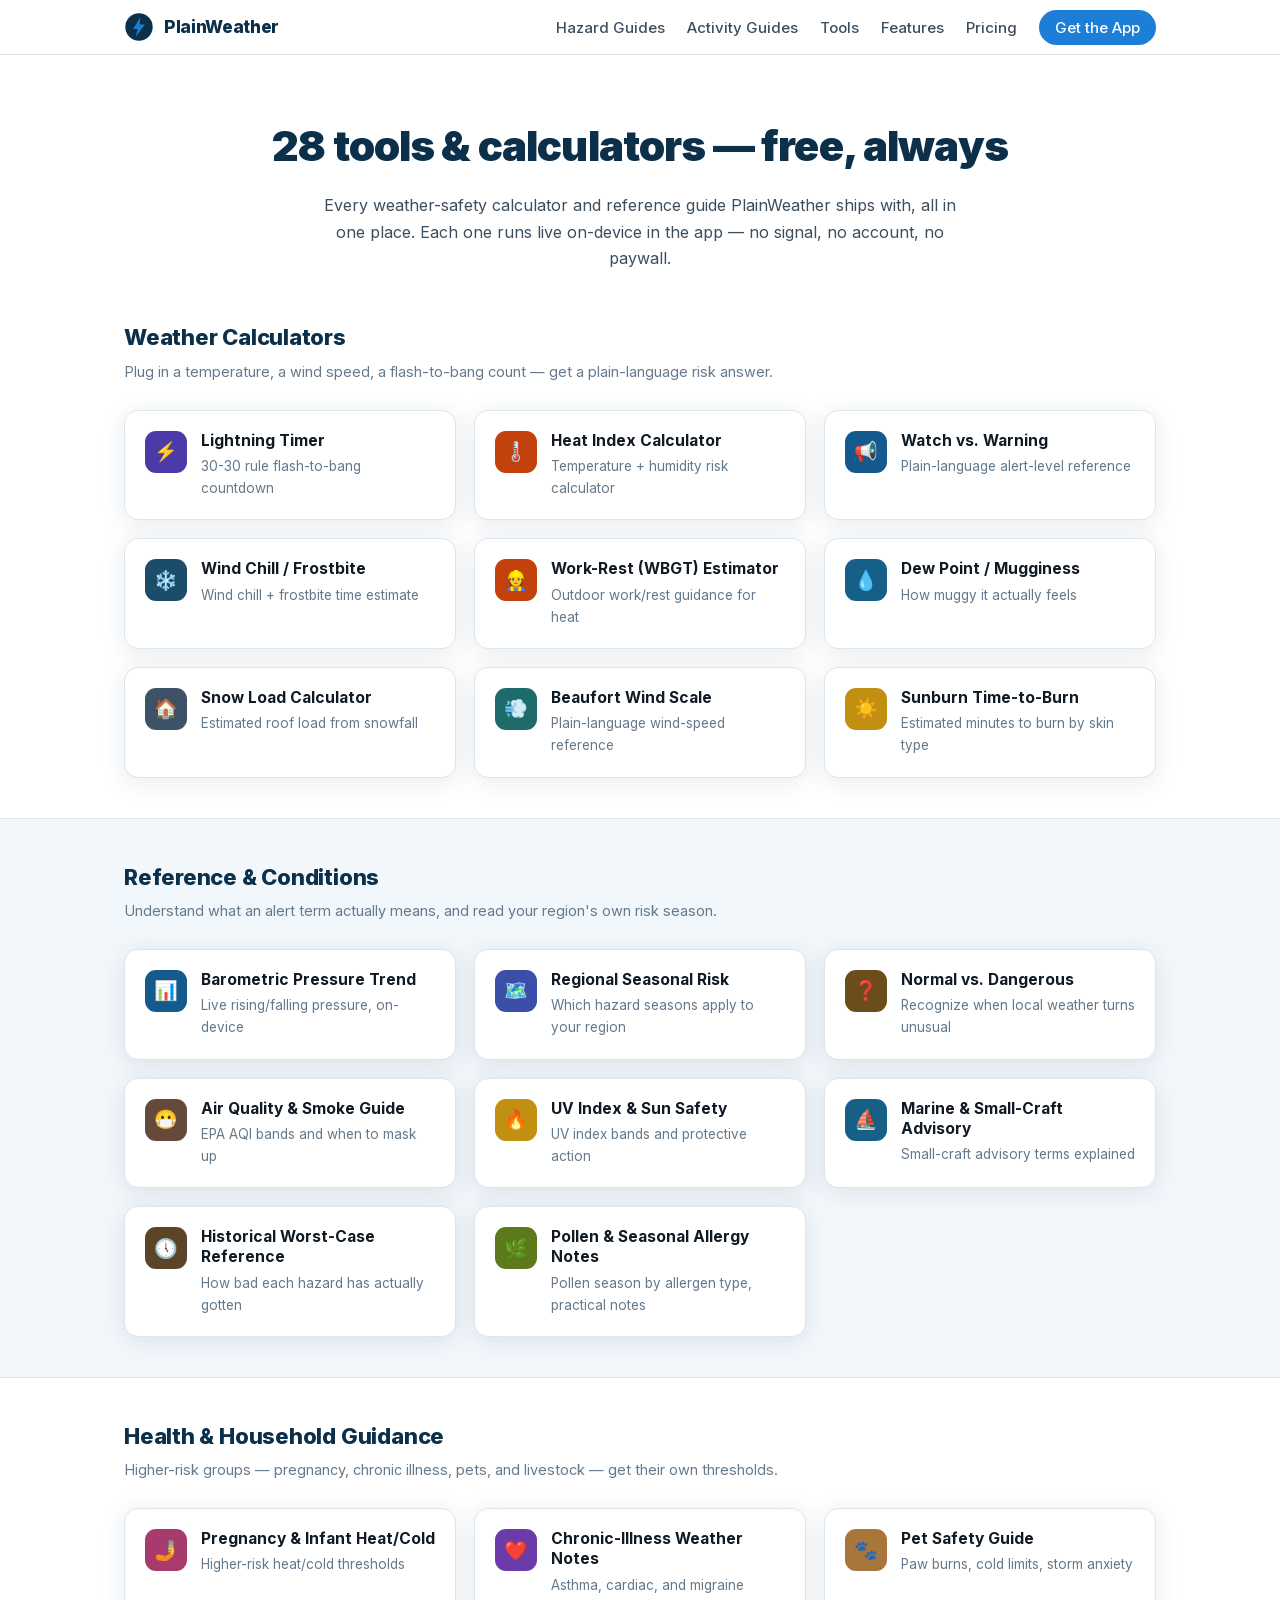
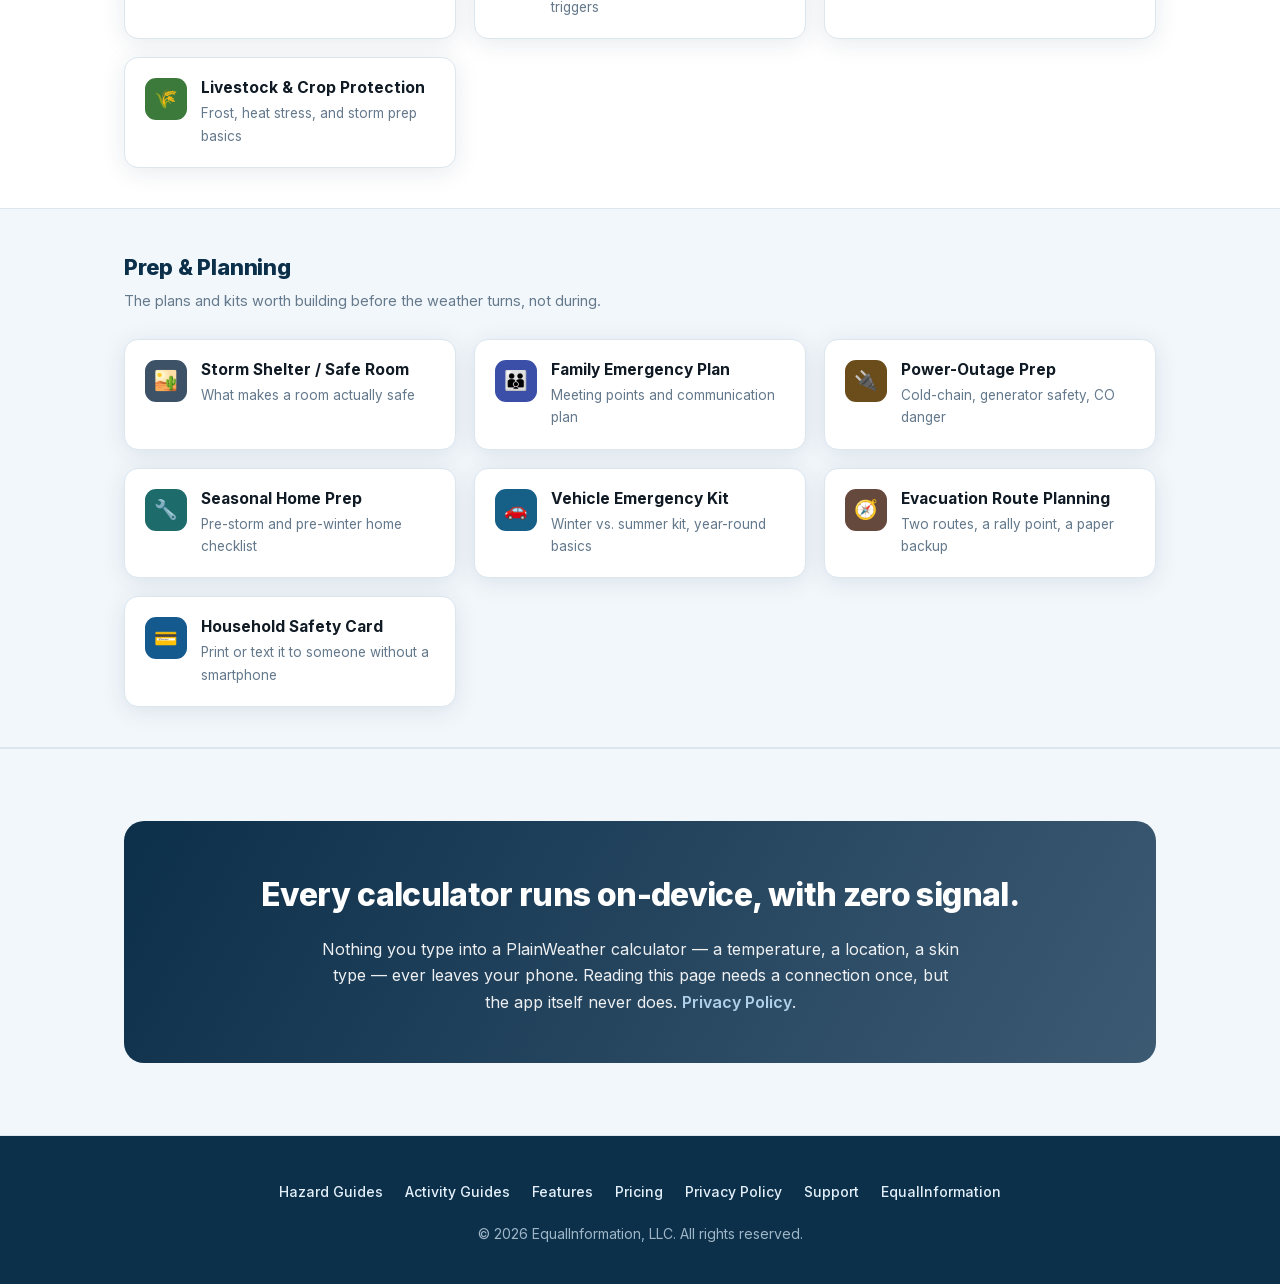
<file: tools.html>
<!DOCTYPE html>
<html lang="en">
<head>
    <meta charset="UTF-8">
    <meta name="viewport" content="width=device-width, initial-scale=1.0">
    <title>Tools &amp; Calculators — PlainWeather</title>
    <meta name="description" content="All 28 of PlainWeather's offline weather safety calculators and reference guides — lightning countdown, heat index, wind chill, WBGT, UV burn time, air quality, family plan, power-outage prep, and more. Free, forever.">
    <link rel="icon" type="image/svg+xml" href="data:image/svg+xml,%3Csvg xmlns='http://www.w3.org/2000/svg' viewBox='0 0 46 46'%3E%3Ccircle cx='23' cy='23' r='21' fill='%230c2f4a'/%3E%3Cpath d='M25 8 L14 26 L21 26 L18 38 L32 19 L24 19 Z' fill='%231c7ed6'/%3E%3C/svg%3E">
    <meta name="theme-color" content="#0c2f4a">
    <link rel="stylesheet" href="assets/fonts/inter.css">
    <link rel="stylesheet" href="assets/css/style.css">
    <style>
        .page-hero { padding: 56px 0 8px; text-align: center; }
        .page-hero h1 { font-size: clamp(28px, 4.5vw, 42px); font-weight: 900; letter-spacing: -0.02em; color: var(--green-900); }
        .page-hero p { margin-top: 12px; color: var(--ink-soft); max-width: 640px; margin-left: auto; margin-right: auto; }
        .tool-group { padding: 40px 0; }
        .tool-group:nth-child(even) { background: var(--paper-tint); border-top: 1px solid var(--line); border-bottom: 1px solid var(--line); }
        .tool-group-head { margin-bottom: 26px; }
        .tool-group-head h2 { font-size: 22px; font-weight: 800; color: var(--green-900); letter-spacing: -0.01em; }
        .tool-group-head p { margin-top: 4px; color: var(--ink-faint); font-size: 14.5px; }
        .tool-grid { display: grid; grid-template-columns: repeat(3, 1fr); gap: 18px; }
        .tool-card {
            background: #fff; border: 1px solid var(--line); border-radius: var(--radius);
            box-shadow: var(--shadow); padding: 20px; display: flex; gap: 14px; align-items: flex-start;
        }
        .tool-card .swatch {
            width: 42px; height: 42px; border-radius: 11px; flex: none;
            display: flex; align-items: center; justify-content: center; font-size: 19px;
        }
        .tool-card h3 { font-size: 15.5px; font-weight: 700; color: var(--ink); line-height: 1.3; }
        .tool-card p { font-size: 13.5px; color: var(--ink-faint); margin-top: 4px; }
        @media (max-width: 860px) { .tool-grid { grid-template-columns: repeat(2, 1fr); } }
        @media (max-width: 560px) { .tool-grid { grid-template-columns: 1fr; } }
    </style>
</head>
<body>

<nav>
    <div class="nav-inner">
        <a href="./" class="nav-logo">
            <svg class="mark" viewBox="0 0 46 46" xmlns="http://www.w3.org/2000/svg" aria-hidden="true">
                <circle cx="23" cy="23" r="21" fill="var(--green-900)"/>
                <path d="M25 8 L14 26 L21 26 L18 38 L32 19 L24 19 Z" fill="var(--green-600)"/>
            </svg>
            PlainWeather
        </a>
        <ul class="nav-links">
            <li><a href="hazards.html">Hazard Guides</a></li>
            <li><a href="activities.html">Activity Guides</a></li>
            <li><a href="tools.html">Tools</a></li>
            <li><a href="./#features">Features</a></li>
            <li><a href="./#pricing">Pricing</a></li>
            <li><a href="./#hero" class="nav-cta">Get the App</a></li>
        </ul>
        <button class="mobile-menu-btn" onclick="document.querySelector('.nav-links').classList.toggle('show')" aria-label="Menu">&#9776;</button>
    </div>
</nav>

<header class="page-hero wrap">
    <h1>28 tools &amp; calculators — free, always</h1>
    <p>Every weather-safety calculator and reference guide PlainWeather ships with, all in one place. Each one runs live on-device in the app — no signal, no account, no paywall.</p>
</header>

<section class="tool-group">
    <div class="wrap">
        <div class="tool-group-head">
            <h2>Weather Calculators</h2>
            <p>Plug in a temperature, a wind speed, a flash-to-bang count — get a plain-language risk answer.</p>
        </div>
        <div class="tool-grid" id="group-calc"></div>
    </div>
</section>

<section class="tool-group">
    <div class="wrap">
        <div class="tool-group-head">
            <h2>Reference &amp; Conditions</h2>
            <p>Understand what an alert term actually means, and read your region's own risk season.</p>
        </div>
        <div class="tool-grid" id="group-ref"></div>
    </div>
</section>

<section class="tool-group">
    <div class="wrap">
        <div class="tool-group-head">
            <h2>Health &amp; Household Guidance</h2>
            <p>Higher-risk groups — pregnancy, chronic illness, pets, and livestock — get their own thresholds.</p>
        </div>
        <div class="tool-grid" id="group-health"></div>
    </div>
</section>

<section class="tool-group">
    <div class="wrap">
        <div class="tool-group-head">
            <h2>Prep &amp; Planning</h2>
            <p>The plans and kits worth building before the weather turns, not during.</p>
        </div>
        <div class="tool-grid" id="group-prep"></div>
    </div>
</section>

<section class="tint" id="privacy">
    <div class="wrap">
        <div class="privacy-banner">
            <h2>Every calculator runs on-device, with zero signal.</h2>
            <p>
                Nothing you type into a PlainWeather calculator — a temperature, a location, a skin type — ever
                leaves your phone. Reading this page needs a connection once, but the app itself never does.
                <a href="https://bpupadhyaya.github.io/privacy-plainweather.html" target="_blank" rel="noopener">Privacy Policy</a>.
            </p>
        </div>
    </div>
</section>

<footer>
    <div class="footer-inner">
        <ul class="footer-links">
            <li><a href="hazards.html">Hazard Guides</a></li>
            <li><a href="activities.html">Activity Guides</a></li>
            <li><a href="./#features">Features</a></li>
            <li><a href="./#pricing">Pricing</a></li>
            <li><a href="https://bpupadhyaya.github.io/privacy-plainweather.html" target="_blank" rel="noopener">Privacy Policy</a></li>
            <li><a href="https://bpupadhyaya.github.io/support-plainweather.html" target="_blank" rel="noopener">Support</a></li>
            <li><a href="https://equalinformation.com" target="_blank" rel="noopener">EqualInformation</a></li>
        </ul>
        <p class="footer-copy">&copy; 2026 EqualInformation, LLC. All rights reserved.</p>
    </div>
</footer>

<script>
document.querySelectorAll('.nav-links a').forEach(function(a) {
    a.addEventListener('click', function() { document.querySelector('.nav-links').classList.remove('show'); });
});

// Content mirrors ios/PlainWeather/Models/Tool.swift and android's model/Tool.kt --
// keep in sync with the app if this list changes there. Swatch colors use each
// tool's real mid-stop gradient color, matching the app's cards.
const GROUPS = {
  'group-calc': [
    { icon: '&#9889;', title: 'Lightning Timer', sub: '30-30 rule flash-to-bang countdown', color: '#4C3AA8' },
    { icon: '&#127777;&#65039;', title: 'Heat Index Calculator', sub: 'Temperature + humidity risk calculator', color: '#C2410C' },
    { icon: '&#128226;', title: 'Watch vs. Warning', sub: 'Plain-language alert-level reference', color: '#145A8F' },
    { icon: '&#10052;&#65039;', title: 'Wind Chill / Frostbite', sub: 'Wind chill + frostbite time estimate', color: '#1B4D6B' },
    { icon: '&#128119;', title: 'Work-Rest (WBGT) Estimator', sub: 'Outdoor work/rest guidance for heat', color: '#C2410C' },
    { icon: '&#128167;', title: 'Dew Point / Mugginess', sub: 'How muggy it actually feels', color: '#166088' },
    { icon: '&#127968;', title: 'Snow Load Calculator', sub: 'Estimated roof load from snowfall', color: '#3D5266' },
    { icon: '&#128168;', title: 'Beaufort Wind Scale', sub: 'Plain-language wind-speed reference', color: '#1D6B6B' },
    { icon: '&#9728;&#65039;', title: 'Sunburn Time-to-Burn', sub: 'Estimated minutes to burn by skin type', color: '#C29010' }
  ],
  'group-ref': [
    { icon: '&#128202;', title: 'Barometric Pressure Trend', sub: 'Live rising/falling pressure, on-device', color: '#145A8F' },
    { icon: '&#128506;&#65039;', title: 'Regional Seasonal Risk', sub: 'Which hazard seasons apply to your region', color: '#3B4FA8' },
    { icon: '&#10067;', title: 'Normal vs. Dangerous', sub: 'Recognize when local weather turns unusual', color: '#6B4D1B' },
    { icon: '&#128567;', title: 'Air Quality & Smoke Guide', sub: 'EPA AQI bands and when to mask up', color: '#66493D' },
    { icon: '&#128293;', title: 'UV Index & Sun Safety', sub: 'UV index bands and protective action', color: '#C29010' },
    { icon: '&#9973;', title: 'Marine & Small-Craft Advisory', sub: 'Small-craft advisory terms explained', color: '#166088' },
    { icon: '&#128340;', title: 'Historical Worst-Case Reference', sub: 'How bad each hazard has actually gotten', color: '#5C4526' },
    { icon: '&#127807;', title: 'Pollen & Seasonal Allergy Notes', sub: 'Pollen season by allergen type, practical notes', color: '#5C7A1B' }
  ],
  'group-health': [
    { icon: '&#129331;', title: 'Pregnancy & Infant Heat/Cold', sub: 'Higher-risk heat/cold thresholds', color: '#A83B6E' },
    { icon: '&#10084;&#65039;', title: 'Chronic-Illness Weather Notes', sub: 'Asthma, cardiac, and migraine triggers', color: '#6B3BA8' },
    { icon: '&#128062;', title: 'Pet Safety Guide', sub: 'Paw burns, cold limits, storm anxiety', color: '#A8763B' },
    { icon: '&#127806;', title: 'Livestock & Crop Protection', sub: 'Frost, heat stress, and storm prep basics', color: '#3B7A3B' }
  ],
  'group-prep': [
    { icon: '&#127964;&#65039;', title: 'Storm Shelter / Safe Room', sub: 'What makes a room actually safe', color: '#3D5266' },
    { icon: '&#128106;', title: 'Family Emergency Plan', sub: 'Meeting points and communication plan', color: '#3B4FA8' },
    { icon: '&#128268;', title: 'Power-Outage Prep', sub: 'Cold-chain, generator safety, CO danger', color: '#6B4D1B' },
    { icon: '&#128295;', title: 'Seasonal Home Prep', sub: 'Pre-storm and pre-winter home checklist', color: '#1D6B6B' },
    { icon: '&#128663;', title: 'Vehicle Emergency Kit', sub: 'Winter vs. summer kit, year-round basics', color: '#166088' },
    { icon: '&#129517;', title: 'Evacuation Route Planning', sub: 'Two routes, a rally point, a paper backup', color: '#66493D' },
    { icon: '&#128179;', title: 'Household Safety Card', sub: 'Print or text it to someone without a smartphone', color: '#145A8F' }
  ]
};

Object.entries(GROUPS).forEach(([id, tools]) => {
    const container = document.getElementById(id);
    tools.forEach(t => {
        const card = document.createElement('div');
        card.className = 'tool-card';
        card.innerHTML = `
            <span class="swatch" style="background:${t.color}">${t.icon}</span>
            <div><h3>${t.title}</h3><p>${t.sub}</p></div>`;
        container.appendChild(card);
    });
});
</script>

</body>
</html>
</file>
<file: assets/fonts/inter.css>
/* Inter variable font (latin subset) — self-hosted, no third-party requests.
   Single variable file covers all weights 100–900. */
@font-face {
    font-family: 'Inter';
    font-style: normal;
    font-weight: 100 900;
    font-display: swap;
    src: url(inter-latin-var.woff2) format('woff2');
    unicode-range: U+0000-00FF, U+0131, U+0152-0153, U+02BB-02BC, U+02C6, U+02DA, U+02DC, U+0304, U+0308, U+0329, U+2000-206F, U+20AC, U+2122, U+2191, U+2193, U+2212, U+2215, U+FEFF, U+FFFD;
}
</file>
<file: assets/css/style.css>
/* PlainWeather — brand stylesheet
   Shared EqualInformation, LLC portfolio design system (structure ported from
   nutrisize-health-site / plainspeak-site): Inter type, ink/paper tokens, 14px
   radius, same shadow/spacing/component recipes. Palette is PlainWeather's own —
   a "storm sky" scheme (deep navy + vivid sky blue, muted slate-blue secondary,
   amber/red reserved for watch/warning severity) rather than the nutrition
   portfolio's clinical-blue-and-green. Token *names* are kept identical to the
   shared template for a drop-in swap, even though --green-* now holds blue hues. */

:root {
    --green-900: #0c2f4a;
    --green-700: #145a8f;
    --green-600: #1c7ed6;
    --green-500: #3b9ceb;
    --green-100: #e6f2fb;
    --blue-700: #3d5a73;
    --blue-600: #4d7398;
    --blue-100: #e9eff4;
    --amber-500: #d97706;
    --red-500: #dc2626;
    --ink: #101a24;
    --ink-soft: #3c4e5e;
    --ink-faint: #64798c;
    --paper: #ffffff;
    --paper-tint: #f2f7fb;
    --line: #dbe6ef;
    --radius: 14px;
    --shadow: 0 4px 24px rgba(12, 47, 74, 0.10);
    --maxw: 1080px;
}

* { margin: 0; padding: 0; box-sizing: border-box; }

html { scroll-behavior: smooth; }

body {
    font-family: 'Inter', -apple-system, BlinkMacSystemFont, 'Segoe UI', Roboto, sans-serif;
    color: var(--ink);
    background: var(--paper);
    line-height: 1.65;
    -webkit-font-smoothing: antialiased;
}

img, svg { max-width: 100%; }

a { color: var(--blue-600); text-decoration: none; }
a:hover { text-decoration: underline; }

.wrap { max-width: var(--maxw); margin: 0 auto; padding: 0 24px; }

/* ---------- Navigation ---------- */
nav {
    position: sticky; top: 0; z-index: 50;
    background: rgba(255, 255, 255, 0.92);
    backdrop-filter: blur(10px);
    border-bottom: 1px solid var(--line);
}
.nav-inner {
    max-width: var(--maxw); margin: 0 auto; padding: 12px 24px;
    display: flex; align-items: center; gap: 28px;
}
.nav-logo {
    display: flex; align-items: center; gap: 10px;
    font-weight: 800; font-size: 17px; color: var(--green-900);
    letter-spacing: -0.02em;
}
.nav-logo:hover { text-decoration: none; }
.nav-logo .mark { width: 30px; height: 30px; flex: none; }
.nav-links {
    display: flex; gap: 22px; list-style: none; margin-left: auto; align-items: center;
}
.nav-links a { color: var(--ink-soft); font-size: 15px; font-weight: 500; }
.nav-links a:hover { color: var(--green-700); text-decoration: none; }
.nav-cta {
    background: var(--green-600); color: #fff !important;
    padding: 8px 16px; border-radius: 999px; font-weight: 600;
}
.nav-cta:hover { background: var(--green-700); }
.mobile-menu-btn {
    display: none; margin-left: auto; background: none; border: none;
    font-size: 24px; color: var(--green-900); cursor: pointer;
}

/* ---------- Hero ---------- */
.hero {
    background:
        radial-gradient(1000px 500px at 85% -10%, var(--blue-100) 0%, transparent 60%),
        radial-gradient(900px 500px at 10% 110%, var(--green-100) 0%, transparent 60%),
        var(--paper-tint);
    padding: 88px 0 72px;
    text-align: center;
}
.hero h1 {
    font-size: clamp(34px, 5.5vw, 56px);
    font-weight: 900; letter-spacing: -0.03em; line-height: 1.12;
    color: var(--green-900);
}
.hero h1 .accent { color: var(--green-600); }
.hero .tagline {
    margin-top: 14px; font-size: clamp(17px, 2.4vw, 22px);
    font-weight: 600; color: var(--blue-700);
}
.hero .lede {
    margin: 22px auto 0; max-width: 760px;
    font-size: 17px; color: var(--ink-soft);
}

/* Store badges / coming-soon pills */
.store-buttons {
    margin-top: 34px; display: flex; gap: 12px; justify-content: center;
    align-items: center; flex-wrap: wrap;
}
.store-pill {
    display: inline-flex; align-items: center; gap: 10px;
    background: var(--green-900); color: #fff; border-radius: 12px;
    padding: 10px 20px; font-weight: 700; font-size: 14.5px;
}
.store-pill .platform-icon { width: 20px; height: 20px; flex: none; }
.store-pill .soon { display: block; font-size: 11px; font-weight: 600; opacity: 0.75; letter-spacing: 0.04em; text-transform: uppercase; }

/* Stats band */
.stats {
    display: flex; justify-content: center; gap: 12px; flex-wrap: wrap;
    margin-top: 44px;
}
.stat {
    background: #fff; border: 1px solid var(--line); border-radius: var(--radius);
    box-shadow: var(--shadow); padding: 16px 22px; min-width: 150px;
}
.stat .num { font-size: 26px; font-weight: 800; color: var(--green-700); letter-spacing: -0.02em; }
.stat .label { font-size: 13px; color: var(--ink-faint); font-weight: 500; }

/* ---------- Sections ---------- */
section { padding: 72px 0; }
section.tint { background: var(--paper-tint); border-top: 1px solid var(--line); border-bottom: 1px solid var(--line); }
.section-head { text-align: center; max-width: 720px; margin: 0 auto 48px; }
.section-head .kicker {
    display: inline-block; font-size: 13px; font-weight: 700; letter-spacing: 0.08em;
    text-transform: uppercase; color: var(--green-600);
    background: var(--green-100); border-radius: 999px; padding: 4px 14px; margin-bottom: 14px;
}
.section-head h2 { font-size: clamp(26px, 4vw, 36px); font-weight: 800; letter-spacing: -0.02em; color: var(--green-900); }
.section-head p { margin-top: 12px; color: var(--ink-soft); }

/* Feature grid */
.grid { display: grid; grid-template-columns: repeat(3, 1fr); gap: 22px; }
.card {
    background: #fff; border: 1px solid var(--line); border-radius: var(--radius);
    box-shadow: var(--shadow); padding: 26px;
}
.card .icon {
    width: 46px; height: 46px; border-radius: 12px; display: flex;
    align-items: center; justify-content: center; font-size: 22px;
    background: var(--green-100); margin-bottom: 16px;
}
.card .icon.blue { background: var(--blue-100); }
.card h3 { font-size: 18px; font-weight: 700; color: var(--green-900); margin-bottom: 8px; }
.card p { font-size: 15px; color: var(--ink-soft); }
.card .tag {
    display: inline-block; margin-top: 12px; font-size: 11px; font-weight: 700;
    letter-spacing: 0.05em; text-transform: uppercase; padding: 3px 9px; border-radius: 999px;
}
.card .tag.free { background: var(--green-100); color: var(--green-700); }
.card .tag.pro { background: var(--blue-100); color: var(--blue-700); }

/* How it works — numbered steps */
.steps { display: grid; grid-template-columns: repeat(4, 1fr); gap: 22px; }
.step { text-align: center; }
.step .n {
    width: 40px; height: 40px; margin: 0 auto 14px; border-radius: 50%;
    background: var(--green-600); color: #fff; font-weight: 800; font-size: 16px;
    display: flex; align-items: center; justify-content: center;
}
.step h3 { font-size: 16px; font-weight: 700; color: var(--green-900); margin-bottom: 6px; }
.step p { font-size: 14px; color: var(--ink-soft); }

/* Severity strip (watch/warning, not nutrition traffic-light) */
.traffic {
    display: flex; align-items: center; justify-content: center;
    gap: 10px; margin-top: 20px; font-size: 14px; color: var(--ink-soft); flex-wrap: wrap;
}
.dot { width: 12px; height: 12px; border-radius: 50%; display: inline-block; }
.dot.g { background: var(--green-600); }
.dot.y { background: var(--amber-500); }
.dot.r { background: var(--red-500); }

/* Platforms */
.platforms { display: flex; flex-wrap: wrap; gap: 12px; justify-content: center; }
.platform {
    background: var(--blue-100); color: var(--blue-700);
    border-radius: 999px; padding: 8px 18px; font-weight: 600; font-size: 14px;
}

/* Privacy banner */
.privacy-banner {
    background: linear-gradient(120deg, var(--green-900), var(--blue-700));
    color: #fff; border-radius: 20px; padding: 48px 40px; text-align: center;
}
.privacy-banner h2 { font-size: clamp(24px, 3.6vw, 32px); font-weight: 800; letter-spacing: -0.02em; }
.privacy-banner p { margin: 14px auto 0; max-width: 640px; opacity: 0.92; }
.privacy-banner a { color: #bcdcf5; font-weight: 600; }

/* Pricing */
.plans { display: grid; grid-template-columns: repeat(3, 1fr); gap: 22px; max-width: 900px; margin: 0 auto; }
.plan {
    background: #fff; border: 1px solid var(--line); border-radius: var(--radius);
    box-shadow: var(--shadow); padding: 28px; text-align: center;
}
.plan.featured { border: 2px solid var(--green-600); }
.plan .kicker-sm { font-size: 12px; font-weight: 700; letter-spacing: 0.06em; text-transform: uppercase; color: var(--ink-faint); }
.plan .price { font-size: 32px; font-weight: 800; color: var(--green-900); margin: 10px 0 4px; letter-spacing: -0.02em; }
.plan .unit { font-size: 13px; color: var(--ink-faint); }
.plan ul { list-style: none; margin: 18px 0 0; text-align: left; font-size: 14.5px; color: var(--ink-soft); }
.plan li { margin: 8px 0; padding-left: 22px; position: relative; }
.plan li::before { content: "✓"; position: absolute; left: 0; color: var(--green-600); font-weight: 700; }

/* Buttons */
.btn {
    display: inline-block; background: var(--green-600); color: #fff;
    border-radius: 10px; padding: 12px 24px; font-weight: 700;
}
.btn:hover { background: var(--green-700); text-decoration: none; }
.btn.outline { background: transparent; border: 2px solid var(--green-600); color: var(--green-700); }

/* ---------- Footer ---------- */
footer {
    background: var(--green-900); color: #cfe3f0; padding: 44px 0 36px;
    font-size: 14px;
}
.footer-inner { max-width: var(--maxw); margin: 0 auto; padding: 0 24px; text-align: center; }
.footer-links { list-style: none; display: flex; gap: 22px; justify-content: center; flex-wrap: wrap; margin-bottom: 18px; }
.footer-links a { color: #e3f0fa; font-weight: 500; }
.footer-copy { opacity: 0.75; line-height: 1.9; }
.footer-copy a { color: #bcdcf5; }

/* ---------- Responsive ---------- */
@media (max-width: 860px) {
    .grid { grid-template-columns: repeat(2, 1fr); }
    .steps { grid-template-columns: repeat(2, 1fr); }
    .plans { grid-template-columns: 1fr; }
}
@media (max-width: 768px) {
    .nav-links {
        display: none; position: absolute; top: 100%; left: 0; right: 0;
        background: #fff; border-bottom: 1px solid var(--line);
        flex-direction: column; padding: 16px 24px; gap: 14px; align-items: flex-start;
    }
    .nav-links.show { display: flex; }
    .mobile-menu-btn { display: block; }
}
@media (max-width: 560px) {
    .grid { grid-template-columns: 1fr; }
    .steps { grid-template-columns: 1fr; }
    .hero { padding: 60px 0 52px; }
}
</file>
